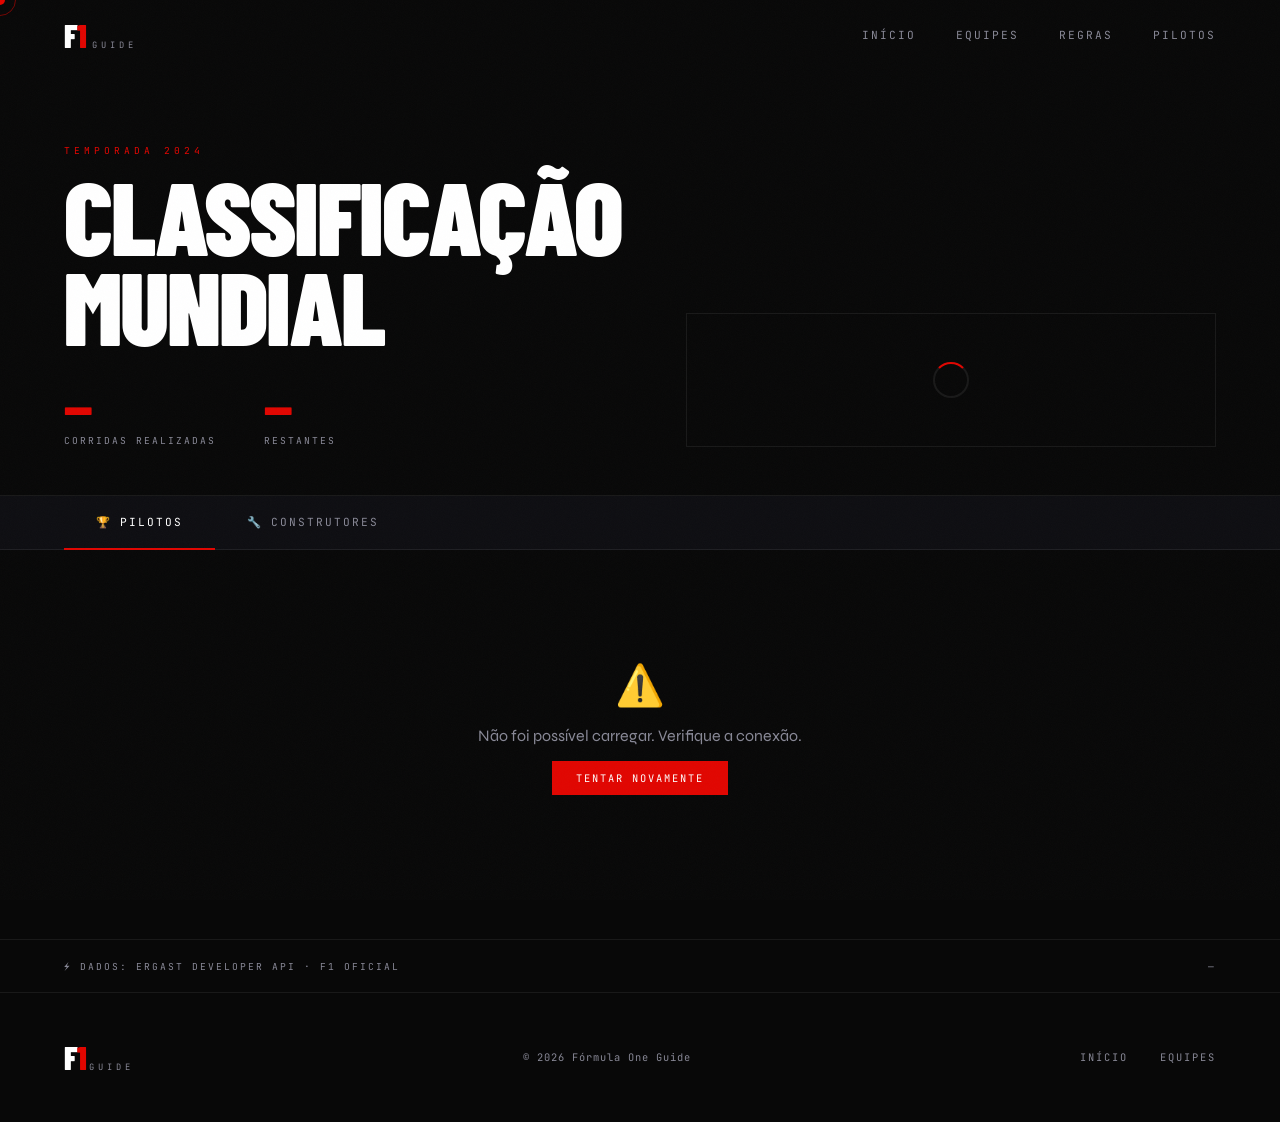
<file: classificacao/classificacao.html>
<!DOCTYPE html>
<html lang="pt-br">
<head>
    <meta charset="UTF-8">
    <meta name="viewport" content="width=device-width, initial-scale=1.0">
    <title>Classificação | F1 Guide</title>
    <meta name="description" content="Classificação do Campeonato Mundial de Fórmula 1 — pilotos e construtores com dados oficiais.">
    <link rel="stylesheet" href="../style.css">
    <link rel="stylesheet" href="classificacao.css">
    <link href="https://fonts.googleapis.com/css2?family=Barlow+Condensed:ital,wght@0,300;0,700;0,900;1,700&family=Syne:wght@400;700;800&family=JetBrains+Mono:wght@300;400&display=swap" rel="stylesheet">
</head>
<body class="class-body">

    <div id="scrollProgress"></div>
    <div class="noise-overlay"></div>
    <div class="cursor" id="cursor"></div>
    <div class="cursor-trail" id="cursorTrail"></div>

    <nav class="navbar" id="navbar">
        <a href="../index.html" class="logo-link">
            <span class="logo-text">F<span class="logo-accent">1</span></span>
            <span class="logo-sub">GUIDE</span>
        </a>
        <div class="nav-links">
            <a href="../index.html" class="nav-item">Início</a>
            <a href="../equipes/equipes.html" class="nav-item">Equipes</a>
            <a href="../regras/regras.html" class="nav-item">Regras</a>
            <a href="../pilotos/senna.html" class="nav-item">Pilotos</a>
        </div>
        <button class="nav-toggle" id="navToggle" aria-label="Menu">
            <span></span><span></span><span></span>
        </button>
    </nav>

    <!-- HERO -->
    <section class="cl-hero">
        <div class="cl-hero-left">
            <span class="section-tag">Temporada 2024</span>
            <h1>Classificação<br>Mundial</h1>
            <div class="cl-season-info" id="seasonInfo">
                <div class="csi-item">
                    <span class="csi-val" id="roundNum">—</span>
                    <span class="csi-key">Corridas realizadas</span>
                </div>
                <div class="csi-item">
                    <span class="csi-val" id="remainNum">—</span>
                    <span class="csi-key">Restantes</span>
                </div>
            </div>
        </div>
        <div class="cl-hero-right" id="heroLeaders">
            <!-- Preenchido via JS -->
            <div class="hero-loading"><div class="spinner"></div></div>
        </div>
    </section>

    <!-- TABS -->
    <div class="cl-tab-bar">
        <button class="cl-tab active" data-tab="drivers">
            <span>🏆</span> Pilotos
        </button>
        <button class="cl-tab" data-tab="constructors">
            <span>🔧</span> Construtores
        </button>
    </div>

    <main class="cl-main">

        <!-- PILOTOS -->
        <section id="tab-drivers" class="cl-tab-content active">
            <div class="loading-state" id="loadingDrivers">
                <div class="spinner"></div>
                <p>Carregando dados da API Ergast F1...</p>
            </div>
            <div class="error-state hidden" id="errorDrivers">
                <span>⚠️</span>
                <p>Não foi possível carregar. Verifique a conexão.</p>
                <button onclick="loadDrivers()" class="btn-retry">Tentar novamente</button>
            </div>

            <!-- Desktop table -->
            <div class="cl-table hidden" id="driversTable">
                <div class="cl-table-head">
                    <span>POS</span>
                    <span>PILOTO</span>
                    <span>EQUIPE</span>
                    <span class="col-nat">NAC</span>
                    <span class="col-wins">V</span>
                    <span>PONTOS</span>
                </div>
                <div id="driversBody"></div>
            </div>
        </section>

        <!-- CONSTRUTORES -->
        <section id="tab-constructors" class="cl-tab-content">
            <div class="loading-state" id="loadingConstructors">
                <div class="spinner"></div>
                <p>Carregando construtores...</p>
            </div>
            <div class="error-state hidden" id="errorConstructors">
                <span>⚠️</span>
                <p>Não foi possível carregar.</p>
                <button onclick="loadConstructors()" class="btn-retry">Tentar novamente</button>
            </div>
            <div class="cl-constructor-list hidden" id="constructorsList"></div>
        </section>

    </main>

    <div class="cl-data-source">
        <span>⚡ Dados: Ergast Developer API · F1 oficial</span>
        <span id="dataUpdated">—</span>
    </div>

    <footer class="footer">
        <div class="footer-inner">
            <div class="footer-logo">
                <span class="logo-text">F<span class="logo-accent">1</span></span>
                <span class="logo-sub">GUIDE</span>
            </div>
            <p class="footer-copy">© 2026 Fórmula One Guide</p>
            <div class="footer-links">
                <a href="../index.html">Início</a>
                <a href="../equipes/equipes.html">Equipes</a>
            </div>
        </div>
    </footer>

    <script src="../script.js"></script>
    <script src="classificacao.js"></script>
</body>
</html>
</file>
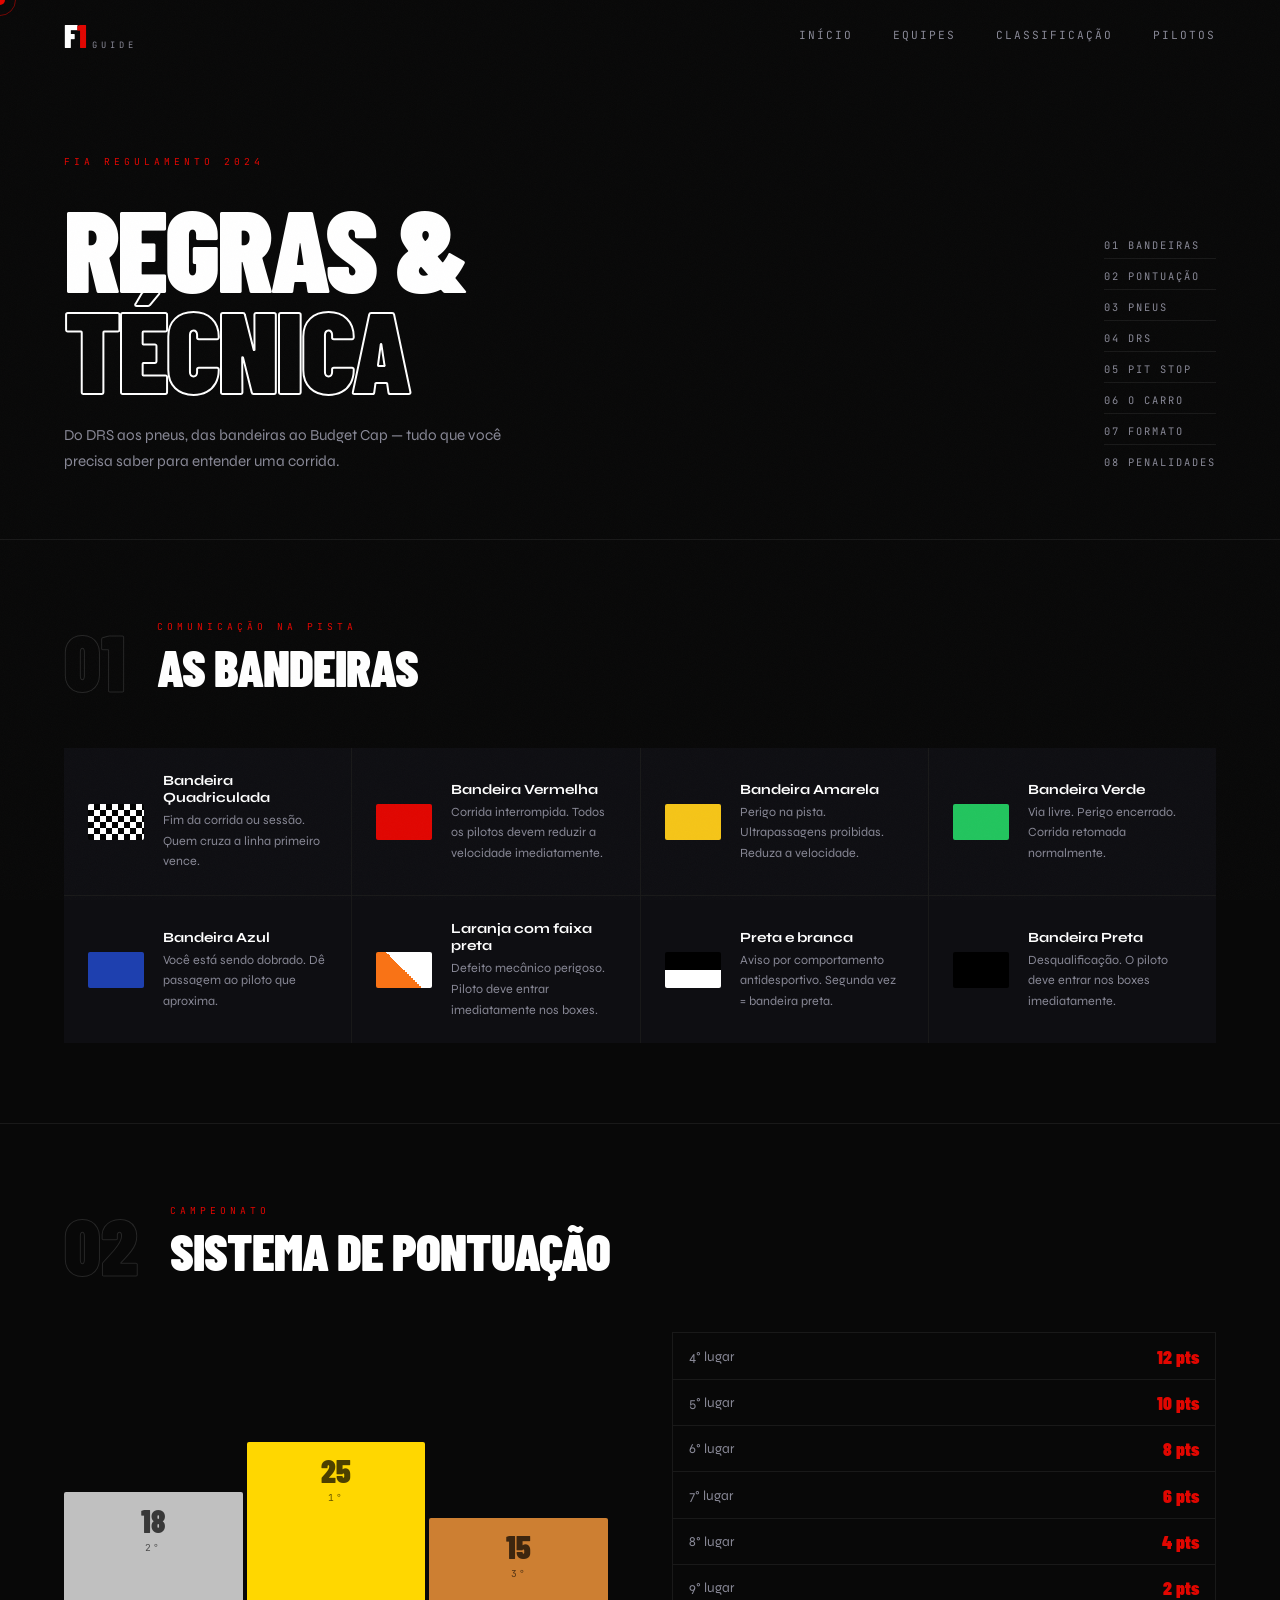
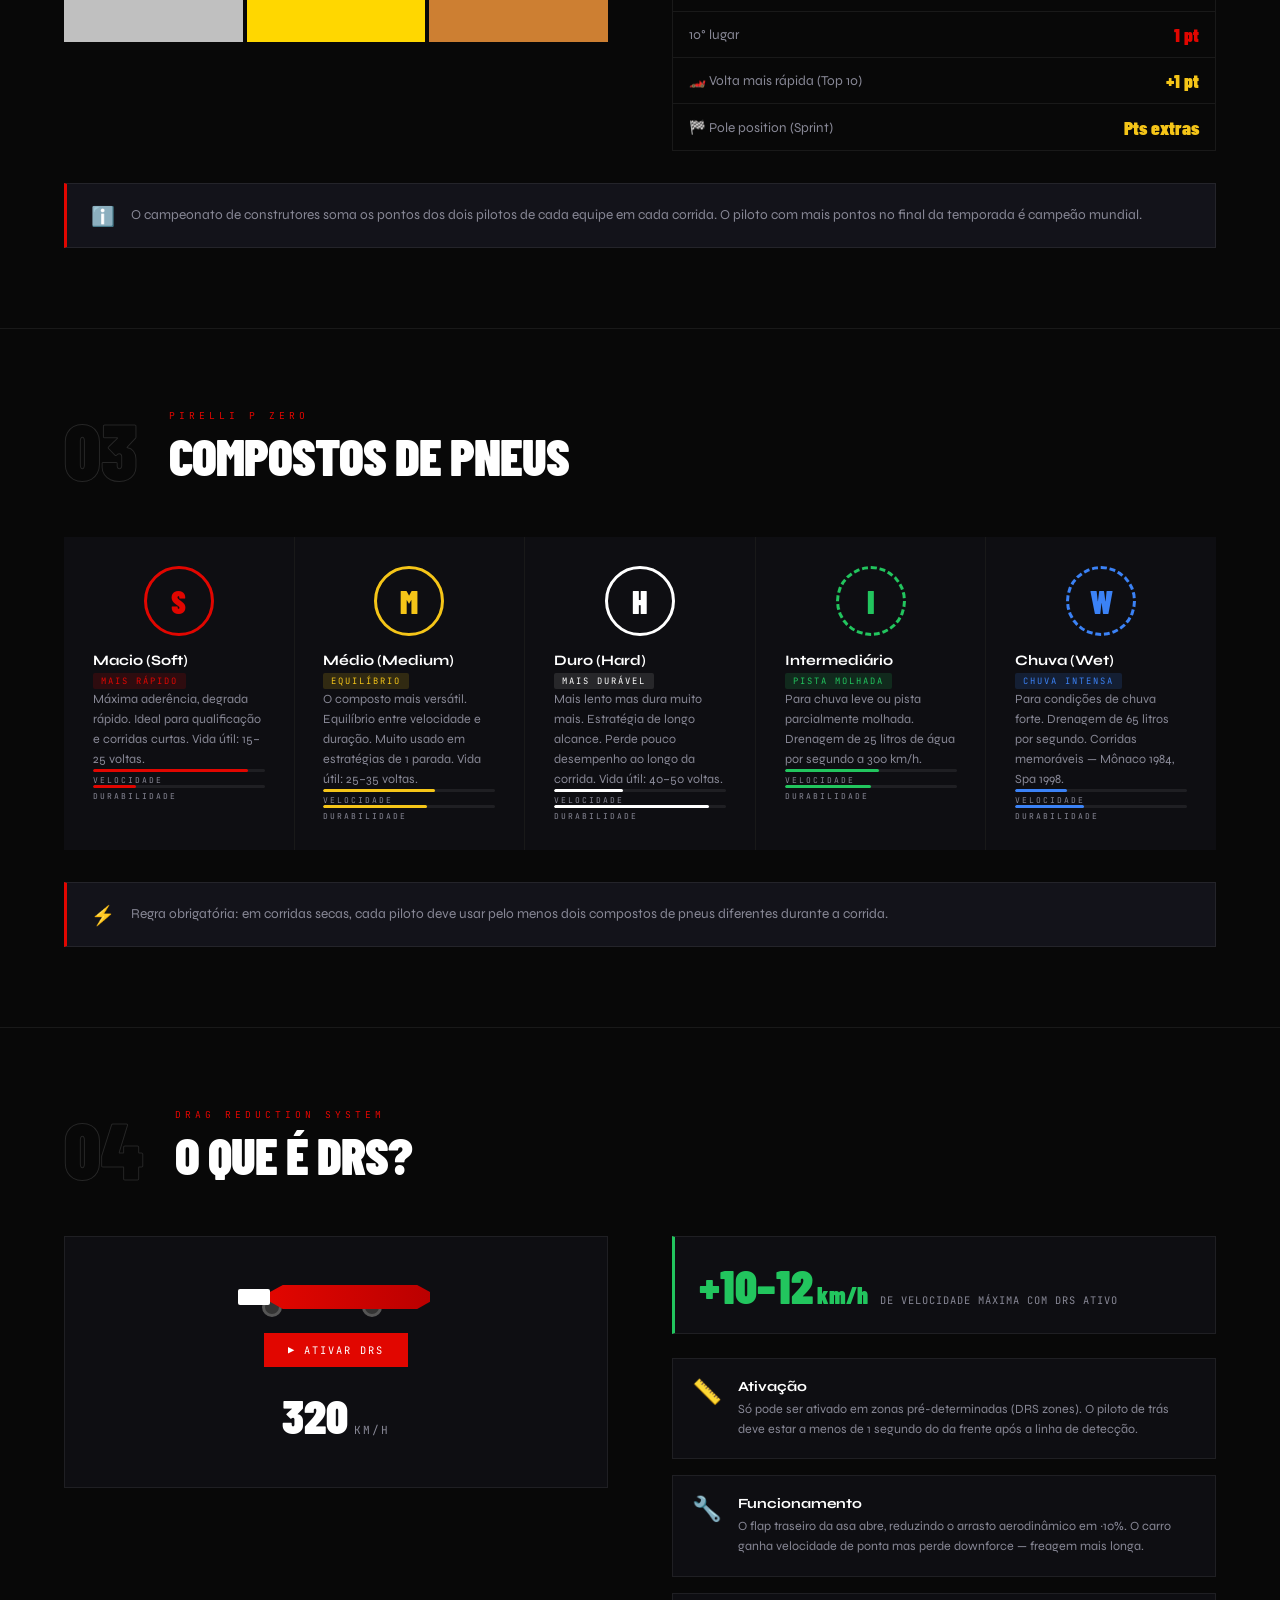
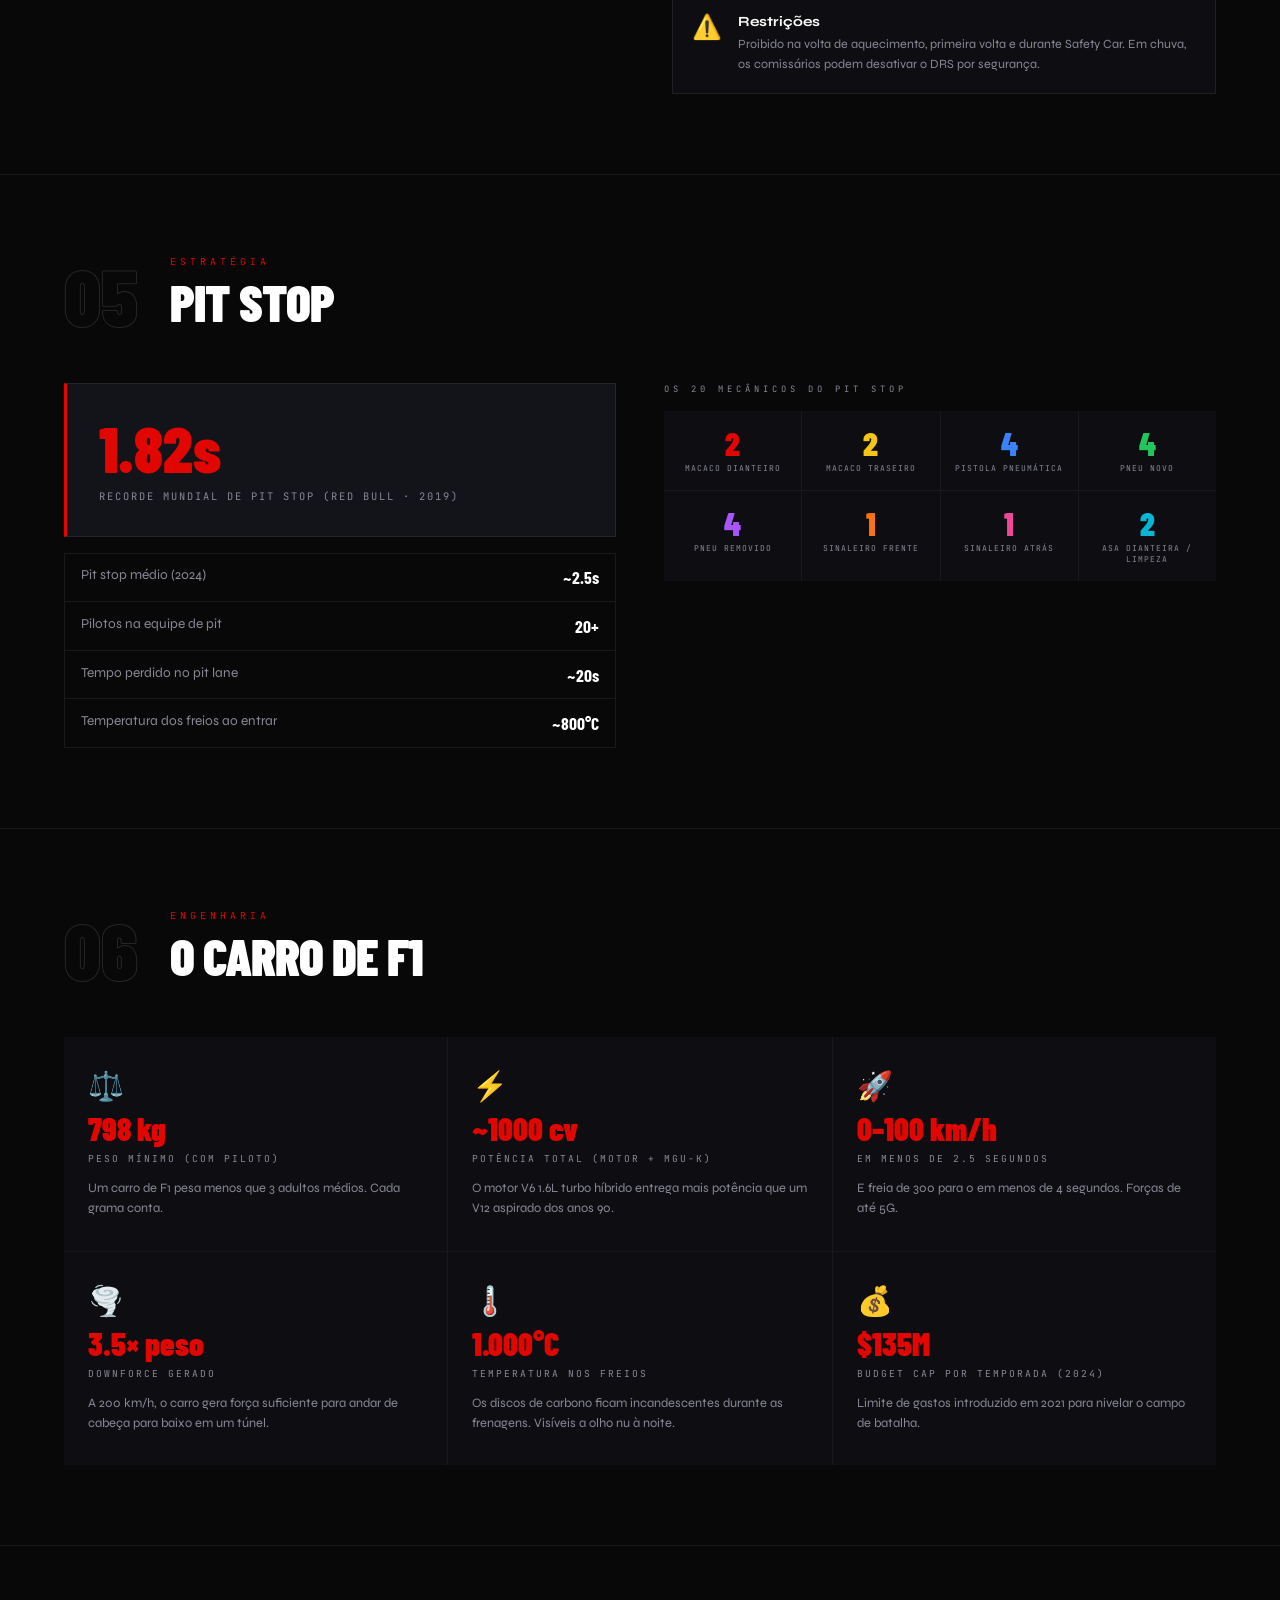
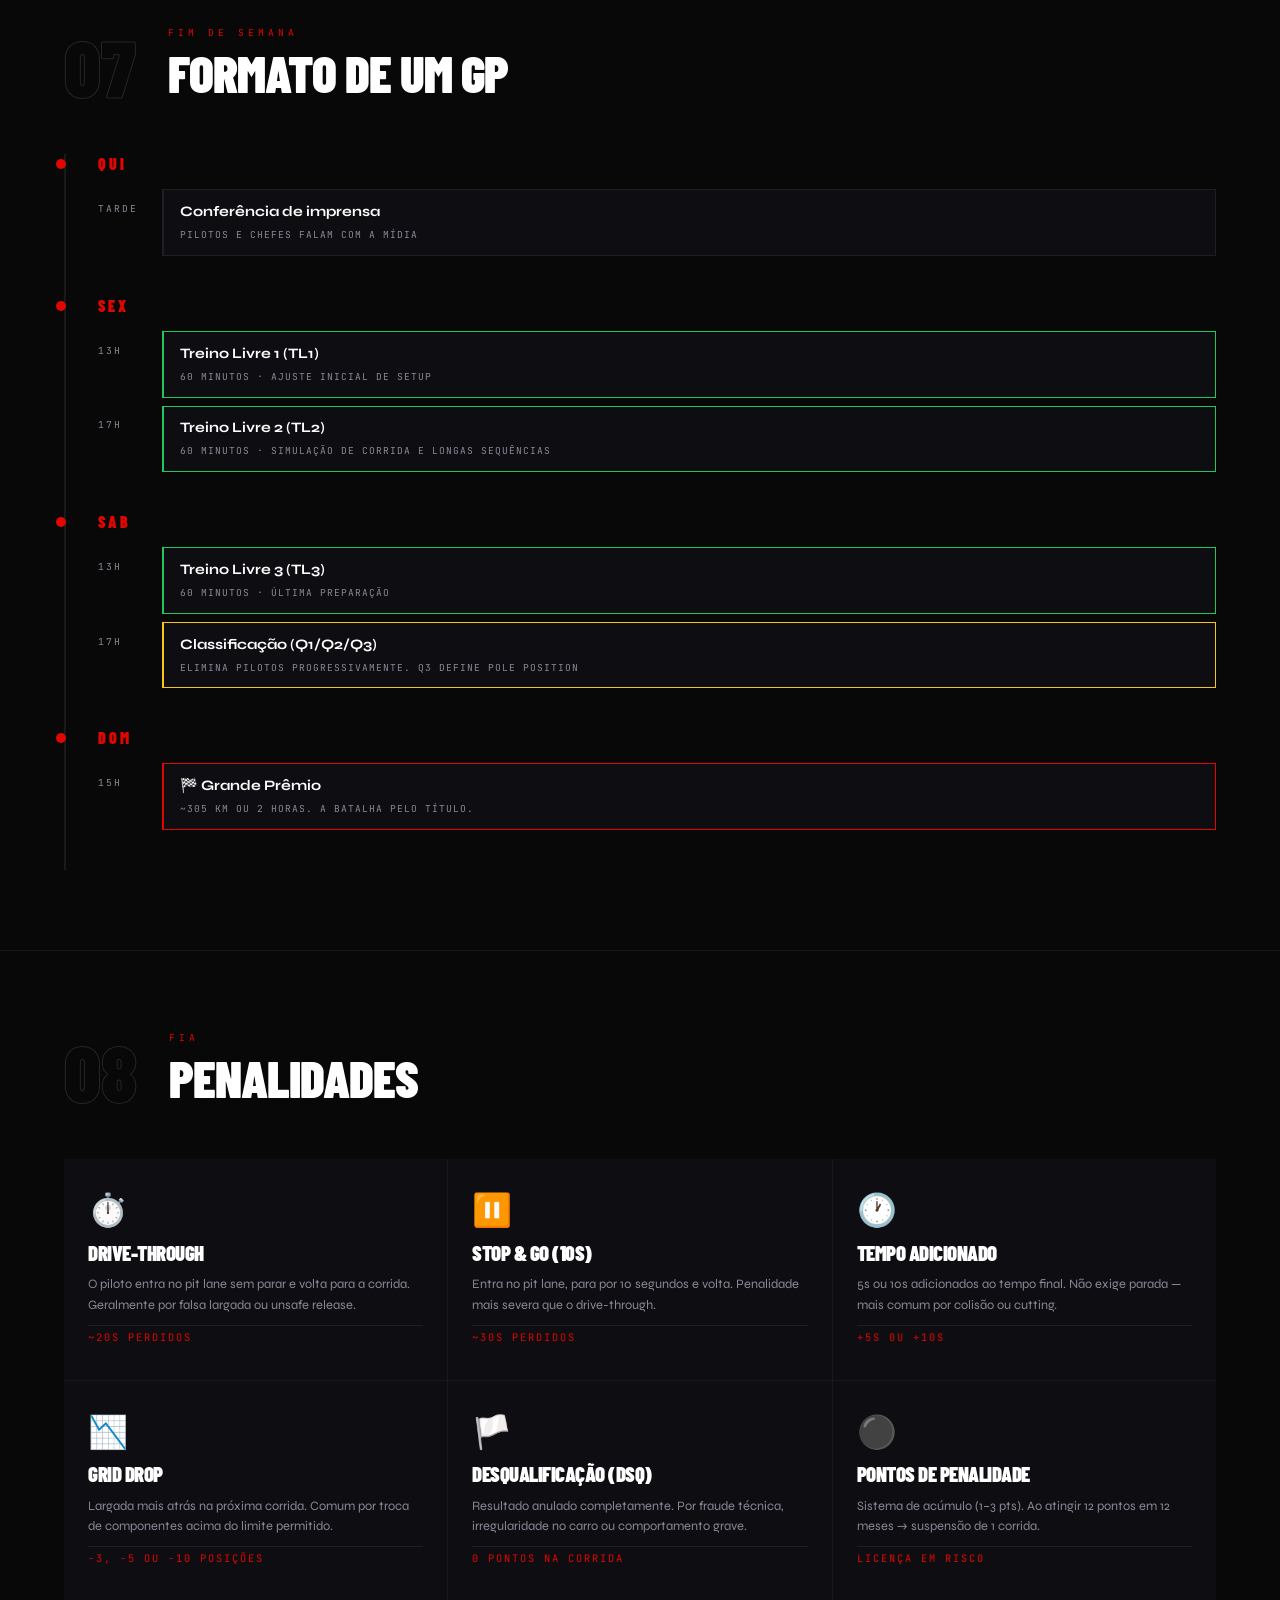
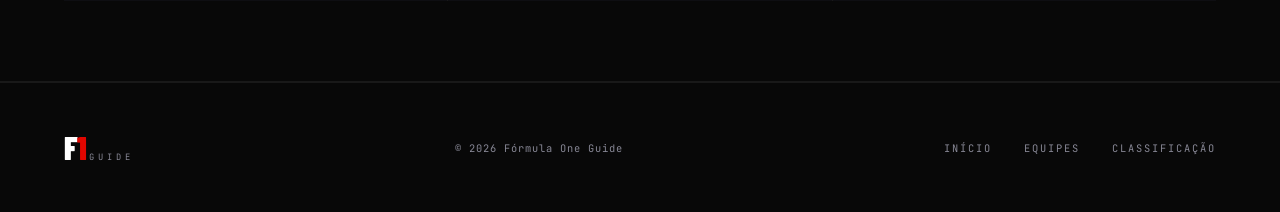
<file: Regras/regras.html>
<!DOCTYPE html>
<html lang="pt-br">
<head>
    <meta charset="UTF-8">
    <meta name="viewport" content="width=device-width, initial-scale=1.0">
    <title>Regras & Técnica | F1 Guide</title>
    <meta name="description" content="Entenda as regras, bandeiras, DRS, pit stops e toda a técnica da Fórmula 1.">
    <link rel="stylesheet" href="../style.css">
    <link rel="stylesheet" href="regras.css">
    <link href="https://fonts.googleapis.com/css2?family=Barlow+Condensed:ital,wght@0,300;0,700;0,900;1,700&family=Syne:wght@400;700;800&family=JetBrains+Mono:wght@300;400&display=swap" rel="stylesheet">
</head>
<body class="regras-body">

    <div id="scrollProgress"></div>
    <div class="noise-overlay"></div>
    <div class="cursor" id="cursor"></div>
    <div class="cursor-trail" id="cursorTrail"></div>

    <nav class="navbar" id="navbar">
        <a href="../index.html" class="logo-link">
            <span class="logo-text">F<span class="logo-accent">1</span></span>
            <span class="logo-sub">GUIDE</span>
        </a>
        <div class="nav-links">
            <a href="../index.html" class="nav-item">Início</a>
            <a href="../equipes/equipes.html" class="nav-item">Equipes</a>
            <a href="../classificacao/classificacao.html" class="nav-item">Classificação</a>
            <a href="../pilotos/senna.html" class="nav-item">Pilotos</a>
        </div>
        <button class="nav-toggle" id="navToggle" aria-label="Menu">
            <span></span><span></span><span></span>
        </button>
    </nav>

    <!-- HERO -->
    <section class="rg-hero">
        <div class="rg-hero-content">
            <span class="section-tag">FIA Regulamento 2024</span>
            <h1 class="rg-title">Regras &<br><span class="rg-title-outline">Técnica</span></h1>
            <p>Do DRS aos pneus, das bandeiras ao Budget Cap — tudo que você precisa saber para entender uma corrida.</p>
        </div>
        <div class="rg-chapters">
            <a href="#bandeiras" class="rg-ch">01 Bandeiras</a>
            <a href="#pontuacao" class="rg-ch">02 Pontuação</a>
            <a href="#pneus" class="rg-ch">03 Pneus</a>
            <a href="#drs" class="rg-ch">04 DRS</a>
            <a href="#pitstop" class="rg-ch">05 Pit Stop</a>
            <a href="#carro" class="rg-ch">06 O Carro</a>
            <a href="#formato" class="rg-ch">07 Formato</a>
            <a href="#penalidades" class="rg-ch">08 Penalidades</a>
        </div>
    </section>

    <main class="rg-main">

        <!-- 01 BANDEIRAS -->
        <section class="rg-section" id="bandeiras">
            <div class="rg-section-head">
                <span class="rg-num">01</span>
                <div>
                    <span class="section-tag">Comunicação na pista</span>
                    <h2>As Bandeiras</h2>
                </div>
            </div>
            <div class="flags-grid">
                <div class="flag-card">
                    <div class="flag-swatch flag-checkered"></div>
                    <div class="flag-info">
                        <strong>Bandeira Quadriculada</strong>
                        <span>Fim da corrida ou sessão. Quem cruza a linha primeiro vence.</span>
                    </div>
                </div>
                <div class="flag-card">
                    <div class="flag-swatch" style="background:#e10600"></div>
                    <div class="flag-info">
                        <strong>Bandeira Vermelha</strong>
                        <span>Corrida interrompida. Todos os pilotos devem reduzir a velocidade imediatamente.</span>
                    </div>
                </div>
                <div class="flag-card">
                    <div class="flag-swatch" style="background:#f5c518"></div>
                    <div class="flag-info">
                        <strong>Bandeira Amarela</strong>
                        <span>Perigo na pista. Ultrapassagens proibidas. Reduza a velocidade.</span>
                    </div>
                </div>
                <div class="flag-card">
                    <div class="flag-swatch" style="background:#22c55e"></div>
                    <div class="flag-info">
                        <strong>Bandeira Verde</strong>
                        <span>Via livre. Perigo encerrado. Corrida retomada normalmente.</span>
                    </div>
                </div>
                <div class="flag-card">
                    <div class="flag-swatch" style="background:#1e40af"></div>
                    <div class="flag-info">
                        <strong>Bandeira Azul</strong>
                        <span>Você está sendo dobrado. Dê passagem ao piloto que aproxima.</span>
                    </div>
                </div>
                <div class="flag-card">
                    <div class="flag-swatch flag-striped" style="background:linear-gradient(45deg,#f97316 50%,#ffffff 50%)"></div>
                    <div class="flag-info">
                        <strong>Laranja com faixa preta</strong>
                        <span>Defeito mecânico perigoso. Piloto deve entrar imediatamente nos boxes.</span>
                    </div>
                </div>
                <div class="flag-card">
                    <div class="flag-swatch" style="background:linear-gradient(180deg,#000 50%,#fff 50%)"></div>
                    <div class="flag-info">
                        <strong>Preta e branca</strong>
                        <span>Aviso por comportamento antidesportivo. Segunda vez = bandeira preta.</span>
                    </div>
                </div>
                <div class="flag-card">
                    <div class="flag-swatch" style="background:#000"></div>
                    <div class="flag-info">
                        <strong>Bandeira Preta</strong>
                        <span>Desqualificação. O piloto deve entrar nos boxes imediatamente.</span>
                    </div>
                </div>
            </div>
        </section>

        <!-- 02 PONTUAÇÃO -->
        <section class="rg-section" id="pontuacao">
            <div class="rg-section-head">
                <span class="rg-num">02</span>
                <div>
                    <span class="section-tag">Campeonato</span>
                    <h2>Sistema de Pontuação</h2>
                </div>
            </div>
            <div class="pts-layout">
                <div class="pts-podium">
                    <div class="pts-bar-wrap">
                        <div class="pts-bar pts-2nd">
                            <span class="pts-bar-val">18</span>
                            <span class="pts-bar-pos">2°</span>
                        </div>
                        <div class="pts-bar pts-1st">
                            <span class="pts-bar-val">25</span>
                            <span class="pts-bar-pos">1°</span>
                        </div>
                        <div class="pts-bar pts-3rd">
                            <span class="pts-bar-val">15</span>
                            <span class="pts-bar-pos">3°</span>
                        </div>
                    </div>
                </div>
                <div class="pts-list">
                    <div class="pts-row"><span>4° lugar</span><strong>12 pts</strong></div>
                    <div class="pts-row"><span>5° lugar</span><strong>10 pts</strong></div>
                    <div class="pts-row"><span>6° lugar</span><strong>8 pts</strong></div>
                    <div class="pts-row"><span>7° lugar</span><strong>6 pts</strong></div>
                    <div class="pts-row"><span>8° lugar</span><strong>4 pts</strong></div>
                    <div class="pts-row"><span>9° lugar</span><strong>2 pts</strong></div>
                    <div class="pts-row"><span>10° lugar</span><strong>1 pt</strong></div>
                    <div class="pts-row pts-special"><span>🏎️ Volta mais rápida (Top 10)</span><strong>+1 pt</strong></div>
                    <div class="pts-row pts-special"><span>🏁 Pole position (Sprint)</span><strong>Pts extras</strong></div>
                </div>
            </div>
            <div class="pts-note">
                <span class="pn-icon">ℹ️</span>
                <p>O campeonato de construtores soma os pontos dos dois pilotos de cada equipe em cada corrida. O piloto com mais pontos no final da temporada é campeão mundial.</p>
            </div>
        </section>

        <!-- 03 PNEUS -->
        <section class="rg-section" id="pneus">
            <div class="rg-section-head">
                <span class="rg-num">03</span>
                <div>
                    <span class="section-tag">Pirelli P Zero</span>
                    <h2>Compostos de Pneus</h2>
                </div>
            </div>
            <div class="tire-grid">
                <div class="tire-card" style="--tc:#e10600">
                    <div class="tire-visual">
                        <div class="tire-circle" style="border-color:#e10600">
                            <span style="color:#e10600">S</span>
                        </div>
                    </div>
                    <div class="tire-info">
                        <strong>Macio (Soft)</strong>
                        <span class="tire-tag" style="background:rgba(225,6,0,0.15);color:#e10600">Mais rápido</span>
                        <p>Máxima aderência, degrada rápido. Ideal para qualificação e corridas curtas. Vida útil: 15–25 voltas.</p>
                        <div class="tire-meter">
                            <div class="tm-bar"><div style="width:90%;background:#e10600"></div></div>
                            <span>Velocidade</span>
                        </div>
                        <div class="tire-meter">
                            <div class="tm-bar"><div style="width:25%;background:#e10600"></div></div>
                            <span>Durabilidade</span>
                        </div>
                    </div>
                </div>
                <div class="tire-card" style="--tc:#f5c518">
                    <div class="tire-visual">
                        <div class="tire-circle" style="border-color:#f5c518">
                            <span style="color:#f5c518">M</span>
                        </div>
                    </div>
                    <div class="tire-info">
                        <strong>Médio (Medium)</strong>
                        <span class="tire-tag" style="background:rgba(245,197,24,0.15);color:#f5c518">Equilíbrio</span>
                        <p>O composto mais versátil. Equilíbrio entre velocidade e duração. Muito usado em estratégias de 1 parada. Vida útil: 25–35 voltas.</p>
                        <div class="tire-meter">
                            <div class="tm-bar"><div style="width:65%;background:#f5c518"></div></div>
                            <span>Velocidade</span>
                        </div>
                        <div class="tire-meter">
                            <div class="tm-bar"><div style="width:60%;background:#f5c518"></div></div>
                            <span>Durabilidade</span>
                        </div>
                    </div>
                </div>
                <div class="tire-card" style="--tc:#ffffff">
                    <div class="tire-visual">
                        <div class="tire-circle" style="border-color:#ffffff">
                            <span style="color:#ffffff">H</span>
                        </div>
                    </div>
                    <div class="tire-info">
                        <strong>Duro (Hard)</strong>
                        <span class="tire-tag" style="background:rgba(255,255,255,0.1);color:#fff">Mais durável</span>
                        <p>Mais lento mas dura muito mais. Estratégia de longo alcance. Perde pouco desempenho ao longo da corrida. Vida útil: 40–50 voltas.</p>
                        <div class="tire-meter">
                            <div class="tm-bar"><div style="width:40%;background:#fff"></div></div>
                            <span>Velocidade</span>
                        </div>
                        <div class="tire-meter">
                            <div class="tm-bar"><div style="width:90%;background:#fff"></div></div>
                            <span>Durabilidade</span>
                        </div>
                    </div>
                </div>
                <div class="tire-card" style="--tc:#22c55e">
                    <div class="tire-visual">
                        <div class="tire-circle" style="border-color:#22c55e;border-style:dashed">
                            <span style="color:#22c55e">I</span>
                        </div>
                    </div>
                    <div class="tire-info">
                        <strong>Intermediário</strong>
                        <span class="tire-tag" style="background:rgba(34,197,94,0.15);color:#22c55e">Pista molhada</span>
                        <p>Para chuva leve ou pista parcialmente molhada. Drenagem de 25 litros de água por segundo a 300 km/h.</p>
                        <div class="tire-meter">
                            <div class="tm-bar"><div style="width:55%;background:#22c55e"></div></div>
                            <span>Velocidade</span>
                        </div>
                        <div class="tire-meter">
                            <div class="tm-bar"><div style="width:50%;background:#22c55e"></div></div>
                            <span>Durabilidade</span>
                        </div>
                    </div>
                </div>
                <div class="tire-card" style="--tc:#3b82f6">
                    <div class="tire-visual">
                        <div class="tire-circle" style="border-color:#3b82f6;border-style:dashed">
                            <span style="color:#3b82f6">W</span>
                        </div>
                    </div>
                    <div class="tire-info">
                        <strong>Chuva (Wet)</strong>
                        <span class="tire-tag" style="background:rgba(59,130,246,0.15);color:#3b82f6">Chuva intensa</span>
                        <p>Para condições de chuva forte. Drenagem de 65 litros por segundo. Corridas memoráveis — Mônaco 1984, Spa 1998.</p>
                        <div class="tire-meter">
                            <div class="tm-bar"><div style="width:30%;background:#3b82f6"></div></div>
                            <span>Velocidade</span>
                        </div>
                        <div class="tire-meter">
                            <div class="tm-bar"><div style="width:40%;background:#3b82f6"></div></div>
                            <span>Durabilidade</span>
                        </div>
                    </div>
                </div>
            </div>
            <div class="pts-note">
                <span class="pn-icon">⚡</span>
                <p>Regra obrigatória: em corridas secas, cada piloto deve usar pelo menos dois compostos de pneus diferentes durante a corrida.</p>
            </div>
        </section>

        <!-- 04 DRS -->
        <section class="rg-section" id="drs">
            <div class="rg-section-head">
                <span class="rg-num">04</span>
                <div>
                    <span class="section-tag">Drag Reduction System</span>
                    <h2>O que é DRS?</h2>
                </div>
            </div>
            <div class="drs-layout">
                <div class="drs-visual">
                    <div class="drs-car">
                        <div class="drs-wing closed" id="drsWing">
                            <div class="wing-top"></div>
                            <div class="wing-bot"></div>
                        </div>
                        <div class="drs-body"></div>
                        <div class="drs-wheels">
                            <div class="drs-wheel"></div>
                            <div class="drs-wheel"></div>
                        </div>
                    </div>
                    <div class="drs-label-wrap">
                        <button class="drs-toggle-btn" id="drsToggle">
                            <span id="drsStatus">▶ ATIVAR DRS</span>
                        </button>
                    </div>
                    <div class="drs-speed-meter">
                        <span class="dsm-val" id="drsSpeedVal">320</span>
                        <span class="dsm-unit">km/h</span>
                    </div>
                </div>
                <div class="drs-text">
                    <div class="drs-fact">
                        <span class="df-num">+10–12</span>
                        <span class="df-unit">km/h</span>
                        <span class="df-desc">de velocidade máxima com DRS ativo</span>
                    </div>
                    <div class="drs-rules">
                        <div class="dr-item">
                            <span class="dr-icon">📏</span>
                            <div>
                                <strong>Ativação</strong>
                                <p>Só pode ser ativado em zonas pré-determinadas (DRS zones). O piloto de trás deve estar a menos de 1 segundo do da frente após a linha de detecção.</p>
                            </div>
                        </div>
                        <div class="dr-item">
                            <span class="dr-icon">🔧</span>
                            <div>
                                <strong>Funcionamento</strong>
                                <p>O flap traseiro da asa abre, reduzindo o arrasto aerodinâmico em ~10%. O carro ganha velocidade de ponta mas perde downforce — freagem mais longa.</p>
                            </div>
                        </div>
                        <div class="dr-item">
                            <span class="dr-icon">⚠️</span>
                            <div>
                                <strong>Restrições</strong>
                                <p>Proibido na volta de aquecimento, primeira volta e durante Safety Car. Em chuva, os comissários podem desativar o DRS por segurança.</p>
                            </div>
                        </div>
                    </div>
                </div>
            </div>
        </section>

        <!-- 05 PIT STOP -->
        <section class="rg-section" id="pitstop">
            <div class="rg-section-head">
                <span class="rg-num">05</span>
                <div>
                    <span class="section-tag">Estratégia</span>
                    <h2>Pit Stop</h2>
                </div>
            </div>
            <div class="pit-layout">
                <div class="pit-stats">
                    <div class="pit-stat-big">
                        <span class="psb-val">1.82s</span>
                        <span class="psb-label">Recorde mundial de pit stop (Red Bull · 2019)</span>
                    </div>
                    <div class="pit-stat-list">
                        <div class="psl-item">
                            <span>Pit stop médio (2024)</span>
                            <strong>~2.5s</strong>
                        </div>
                        <div class="psl-item">
                            <span>Pilotos na equipe de pit</span>
                            <strong>20+</strong>
                        </div>
                        <div class="psl-item">
                            <span>Tempo perdido no pit lane</span>
                            <strong>~20s</strong>
                        </div>
                        <div class="psl-item">
                            <span>Temperatura dos freios ao entrar</span>
                            <strong>~800°C</strong>
                        </div>
                    </div>
                </div>
                <div class="pit-crew-diagram">
                    <div class="pit-diagram-title">OS 20 MECÂNICOS DO PIT STOP</div>
                    <div class="pit-crew-grid">
                        <div class="pcg-role" style="--pr:#e10600"><span>2</span><p>Macaco dianteiro</p></div>
                        <div class="pcg-role" style="--pr:#f5c518"><span>2</span><p>Macaco traseiro</p></div>
                        <div class="pcg-role" style="--pr:#3b82f6"><span>4</span><p>Pistola pneumática</p></div>
                        <div class="pcg-role" style="--pr:#22c55e"><span>4</span><p>Pneu novo</p></div>
                        <div class="pcg-role" style="--pr:#a855f7"><span>4</span><p>Pneu removido</p></div>
                        <div class="pcg-role" style="--pr:#f97316"><span>1</span><p>Sinaleiro frente</p></div>
                        <div class="pcg-role" style="--pr:#ec4899"><span>1</span><p>Sinaleiro atrás</p></div>
                        <div class="pcg-role" style="--pr:#06b6d4"><span>2</span><p>Asa dianteira / limpeza</p></div>
                    </div>
                </div>
            </div>
        </section>

        <!-- 06 O CARRO -->
        <section class="rg-section" id="carro">
            <div class="rg-section-head">
                <span class="rg-num">06</span>
                <div>
                    <span class="section-tag">Engenharia</span>
                    <h2>O Carro de F1</h2>
                </div>
            </div>
            <div class="car-specs-grid">
                <div class="csg-item">
                    <span class="csg-icon">⚖️</span>
                    <span class="csg-val">798 kg</span>
                    <span class="csg-key">Peso mínimo (com piloto)</span>
                    <p>Um carro de F1 pesa menos que 3 adultos médios. Cada grama conta.</p>
                </div>
                <div class="csg-item">
                    <span class="csg-icon">⚡</span>
                    <span class="csg-val">~1000 cv</span>
                    <span class="csg-key">Potência total (motor + MGU-K)</span>
                    <p>O motor V6 1.6L turbo híbrido entrega mais potência que um V12 aspirado dos anos 90.</p>
                </div>
                <div class="csg-item">
                    <span class="csg-icon">🚀</span>
                    <span class="csg-val">0–100 km/h</span>
                    <span class="csg-key">em menos de 2.5 segundos</span>
                    <p>E freia de 300 para 0 em menos de 4 segundos. Forças de até 5G.</p>
                </div>
                <div class="csg-item">
                    <span class="csg-icon">🌪️</span>
                    <span class="csg-val">3.5× peso</span>
                    <span class="csg-key">Downforce gerado</span>
                    <p>A 200 km/h, o carro gera força suficiente para andar de cabeça para baixo em um túnel.</p>
                </div>
                <div class="csg-item">
                    <span class="csg-icon">🌡️</span>
                    <span class="csg-val">1.000°C</span>
                    <span class="csg-key">Temperatura nos freios</span>
                    <p>Os discos de carbono ficam incandescentes durante as frenagens. Visíveis a olho nu à noite.</p>
                </div>
                <div class="csg-item">
                    <span class="csg-icon">💰</span>
                    <span class="csg-val">$135M</span>
                    <span class="csg-key">Budget Cap por temporada (2024)</span>
                    <p>Limite de gastos introduzido em 2021 para nivelar o campo de batalha.</p>
                </div>
            </div>
        </section>

        <!-- 07 FORMATO -->
        <section class="rg-section" id="formato">
            <div class="rg-section-head">
                <span class="rg-num">07</span>
                <div>
                    <span class="section-tag">Fim de semana</span>
                    <h2>Formato de um GP</h2>
                </div>
            </div>
            <div class="format-timeline">
                <div class="ft-item">
                    <div class="ft-day">QUI</div>
                    <div class="ft-sessions">
                        <div class="ft-session">
                            <span class="fts-time">Tarde</span>
                            <div class="fts-content">
                                <strong>Conferência de imprensa</strong>
                                <span>Pilotos e chefes falam com a mídia</span>
                            </div>
                        </div>
                    </div>
                </div>
                <div class="ft-item">
                    <div class="ft-day">SEX</div>
                    <div class="ft-sessions">
                        <div class="ft-session">
                            <span class="fts-time">13h</span>
                            <div class="fts-content" style="border-color:#22c55e">
                                <strong>Treino Livre 1 (TL1)</strong>
                                <span>60 minutos · Ajuste inicial de setup</span>
                            </div>
                        </div>
                        <div class="ft-session">
                            <span class="fts-time">17h</span>
                            <div class="fts-content" style="border-color:#22c55e">
                                <strong>Treino Livre 2 (TL2)</strong>
                                <span>60 minutos · Simulação de corrida e longas sequências</span>
                            </div>
                        </div>
                    </div>
                </div>
                <div class="ft-item">
                    <div class="ft-day">SAB</div>
                    <div class="ft-sessions">
                        <div class="ft-session">
                            <span class="fts-time">13h</span>
                            <div class="fts-content" style="border-color:#22c55e">
                                <strong>Treino Livre 3 (TL3)</strong>
                                <span>60 minutos · Última preparação</span>
                            </div>
                        </div>
                        <div class="ft-session">
                            <span class="fts-time">17h</span>
                            <div class="fts-content" style="border-color:#f5c518">
                                <strong>Classificação (Q1/Q2/Q3)</strong>
                                <span>Elimina pilotos progressivamente. Q3 define pole position</span>
                            </div>
                        </div>
                    </div>
                </div>
                <div class="ft-item">
                    <div class="ft-day">DOM</div>
                    <div class="ft-sessions">
                        <div class="ft-session">
                            <span class="fts-time">15h</span>
                            <div class="fts-content" style="border-color:#e10600">
                                <strong>🏁 Grande Prêmio</strong>
                                <span>~305 km ou 2 horas. A batalha pelo título.</span>
                            </div>
                        </div>
                    </div>
                </div>
            </div>
        </section>

        <!-- 08 PENALIDADES -->
        <section class="rg-section" id="penalidades">
            <div class="rg-section-head">
                <span class="rg-num">08</span>
                <div>
                    <span class="section-tag">FIA</span>
                    <h2>Penalidades</h2>
                </div>
            </div>
            <div class="penalty-grid">
                <div class="pen-card">
                    <div class="pen-icon">⏱️</div>
                    <strong>Drive-Through</strong>
                    <p>O piloto entra no pit lane sem parar e volta para a corrida. Geralmente por falsa largada ou unsafe release.</p>
                    <span class="pen-time">~20s perdidos</span>
                </div>
                <div class="pen-card">
                    <div class="pen-icon">⏸️</div>
                    <strong>Stop & Go (10s)</strong>
                    <p>Entra no pit lane, para por 10 segundos e volta. Penalidade mais severa que o drive-through.</p>
                    <span class="pen-time">~30s perdidos</span>
                </div>
                <div class="pen-card">
                    <div class="pen-icon">🕐</div>
                    <strong>Tempo adicionado</strong>
                    <p>5s ou 10s adicionados ao tempo final. Não exige parada — mais comum por colisão ou cutting.</p>
                    <span class="pen-time">+5s ou +10s</span>
                </div>
                <div class="pen-card">
                    <div class="pen-icon">📉</div>
                    <strong>Grid drop</strong>
                    <p>Largada mais atrás na próxima corrida. Comum por troca de componentes acima do limite permitido.</p>
                    <span class="pen-time">-3, -5 ou -10 posições</span>
                </div>
                <div class="pen-card">
                    <div class="pen-icon">🏳️</div>
                    <strong>Desqualificação (DSQ)</strong>
                    <p>Resultado anulado completamente. Por fraude técnica, irregularidade no carro ou comportamento grave.</p>
                    <span class="pen-time">0 pontos na corrida</span>
                </div>
                <div class="pen-card">
                    <div class="pen-icon">⚫</div>
                    <strong>Pontos de penalidade</strong>
                    <p>Sistema de acúmulo (1–3 pts). Ao atingir 12 pontos em 12 meses → suspensão de 1 corrida.</p>
                    <span class="pen-time">Licença em risco</span>
                </div>
            </div>
        </section>

    </main>

    <footer class="footer">
        <div class="footer-inner">
            <div class="footer-logo">
                <span class="logo-text">F<span class="logo-accent">1</span></span>
                <span class="logo-sub">GUIDE</span>
            </div>
            <p class="footer-copy">© 2026 Fórmula One Guide</p>
            <div class="footer-links">
                <a href="../index.html">Início</a>
                <a href="../equipes/equipes.html">Equipes</a>
                <a href="../classificacao/classificacao.html">Classificação</a>
            </div>
        </div>
    </footer>

    <script src="../script.js"></script>
    <script src="regras.js"></script>
</body>
</html>
</file>
<file: style.css>
/* ============================================================
   F1 GUIDE — style.css
   Aesthetic: Industrial Precision × Racing Heritage
   ============================================================ */

@import url('https://fonts.googleapis.com/css2?family=Barlow+Condensed:ital,wght@0,300;0,700;0,900;1,700&family=Syne:wght@400;700;800&family=JetBrains+Mono:wght@300;400&display=swap');

/* ── Variables ── */
:root {
    --red:        #e10600;
    --red-dim:    #9b0400;
    --black:      #080808;
    --carbon:     #0e0e12;
    --surface:    #13131a;
    --surface-2:  #1c1c26;
    --border:     rgba(255,255,255,0.07);
    --white:      #ffffff;
    --muted:      #888896;
    --accent:     #f5c518;

    --font-display: 'Barlow Condensed', sans-serif;
    --font-ui:      'Syne', sans-serif;
    --font-mono:    'JetBrains Mono', monospace;

    --ease-out: cubic-bezier(0.16, 1, 0.3, 1);
    --ease-spring: cubic-bezier(0.34, 1.56, 0.64, 1);
}

/* ── Reset ── */
*, *::before, *::after { margin: 0; padding: 0; box-sizing: border-box; }

html { scroll-behavior: smooth; }

body {
    background: var(--black);
    color: var(--white);
    font-family: var(--font-ui);
    cursor: none;
    overflow-x: hidden;
}

a { text-decoration: none; color: inherit; }

/* ── Custom Cursor ── */
.cursor {
    width: 10px; height: 10px;
    background: var(--red);
    border-radius: 50%;
    position: fixed;
    top: 0; left: 0;
    pointer-events: none;
    z-index: 9999;
    transform: translate(-50%, -50%);
    transition: width 0.2s, height 0.2s, background 0.2s;
    mix-blend-mode: normal;
}

.cursor-trail {
    width: 32px; height: 32px;
    border: 1px solid rgba(225,6,0,0.5);
    border-radius: 50%;
    position: fixed;
    top: 0; left: 0;
    pointer-events: none;
    z-index: 9998;
    transform: translate(-50%, -50%);
    transition: all 0.12s var(--ease-out);
}

body:has(a:hover) .cursor,
body:has(.btn-primary:hover) .cursor { width: 20px; height: 20px; }

body:has(a:hover) .cursor-trail { width: 50px; height: 50px; border-color: var(--red); }

/* ── Noise Overlay ── */
.noise-overlay {
    position: fixed;
    inset: 0;
    pointer-events: none;
    z-index: 9997;
    opacity: 0.025;
    background-image: url("data:image/svg+xml,%3Csvg viewBox='0 0 256 256' xmlns='http://www.w3.org/2000/svg'%3E%3Cfilter id='noise'%3E%3CfeTurbulence type='fractalNoise' baseFrequency='0.9' numOctaves='4' stitchTiles='stitch'/%3E%3C/filter%3E%3Crect width='100%25' height='100%25' filter='url(%23noise)'/%3E%3C/svg%3E");
    background-size: 200px 200px;
}

/* ============================================================
   NAVBAR
   ============================================================ */
.navbar {
    position: fixed;
    top: 0; left: 0; right: 0;
    z-index: 1000;
    display: flex;
    align-items: center;
    justify-content: space-between;
    padding: 1.2rem 5%;
    transition: all 0.4s var(--ease-out);
}

.navbar.scrolled {
    background: rgba(8,8,8,0.9);
    backdrop-filter: blur(20px);
    border-bottom: 1px solid var(--border);
    padding: 0.8rem 5%;
}

.logo-link {
    display: flex;
    align-items: baseline;
    gap: 6px;
}

.logo-text {
    font-family: var(--font-display);
    font-weight: 900;
    font-size: 2rem;
    letter-spacing: -1px;
    line-height: 1;
}

.logo-accent { color: var(--red); }

.logo-sub {
    font-family: var(--font-mono);
    font-size: 0.55rem;
    letter-spacing: 4px;
    color: var(--muted);
    text-transform: uppercase;
}

.nav-links {
    display: flex;
    gap: 2.5rem;
}

.nav-item {
    font-family: var(--font-mono);
    font-size: 0.7rem;
    letter-spacing: 2px;
    text-transform: uppercase;
    color: var(--muted);
    transition: color 0.2s;
    position: relative;
}

.nav-item::after {
    content: '';
    position: absolute;
    bottom: -3px; left: 0;
    width: 0; height: 1px;
    background: var(--red);
    transition: width 0.3s var(--ease-out);
}

.nav-item:hover { color: var(--white); }
.nav-item:hover::after { width: 100%; }

.nav-toggle {
    display: none;
    flex-direction: column;
    gap: 5px;
    background: none;
    border: none;
    cursor: pointer;
    padding: 5px;
}

.nav-toggle span {
    display: block;
    width: 24px; height: 1.5px;
    background: var(--white);
    transition: all 0.3s;
}

/* ============================================================
   HERO
   ============================================================ */
.hero {
    height: 100vh;
    min-height: 700px;
    position: relative;
    display: flex;
    flex-direction: column;
    justify-content: center;
    overflow: hidden;
}

.hero-bg {
    position: absolute;
    inset: 0;
    z-index: 0;
}

.hero-video-wrap {
    position: absolute;
    inset: 0;
    overflow: hidden;
}

.hero-img {
    width: 100%;
    height: 100%;
    object-fit: cover;
    object-position: center;
    filter: brightness(0.35) saturate(0.8);
}

.hero-gradient {
    position: absolute;
    inset: 0;
    background:
        linear-gradient(to right, rgba(8,8,8,0.95) 30%, transparent 80%),
        linear-gradient(to top, var(--black) 0%, transparent 40%);
}

.hero-grid {
    position: absolute;
    inset: 0;
    background-image:
        linear-gradient(rgba(255,255,255,0.03) 1px, transparent 1px),
        linear-gradient(90deg, rgba(255,255,255,0.03) 1px, transparent 1px);
    background-size: 60px 60px;
    mask-image: linear-gradient(to right, black 30%, transparent 80%);
}

.hero-content {
    position: relative;
    z-index: 2;
    padding: 0 5%;
    padding-top: 5rem;
    max-width: 900px;
}

.hero-tag {
    display: inline-flex;
    align-items: center;
    gap: 8px;
    font-family: var(--font-mono);
    font-size: 0.65rem;
    letter-spacing: 3px;
    text-transform: uppercase;
    color: var(--muted);
    margin-bottom: 1.5rem;
    animation: fadeUp 0.8s var(--ease-out) 0.2s both;
}

.tag-dot {
    width: 6px; height: 6px;
    background: var(--red);
    border-radius: 50%;
    animation: pulse 2s infinite;
}

@keyframes pulse {
    0%, 100% { opacity: 1; transform: scale(1); }
    50% { opacity: 0.5; transform: scale(0.8); }
}

.hero-title {
    font-family: var(--font-display);
    font-weight: 900;
    text-transform: uppercase;
    line-height: 0.85;
    margin-bottom: 1.5rem;
}

.title-line {
    display: block;
}

.line-1 {
    font-size: clamp(5rem, 12vw, 11rem);
    letter-spacing: -2px;
    animation: slideIn 1s var(--ease-out) 0.3s both;
    color: var(--white);
}

.line-2 {
    font-size: clamp(7rem, 18vw, 16rem);
    letter-spacing: -4px;
    color: transparent;
    -webkit-text-stroke: 2px var(--white);
    animation: slideIn 1s var(--ease-out) 0.4s both;
    opacity: 0.15;
}

@keyframes slideIn {
    from { opacity: 0; transform: translateX(-40px); }
    to { opacity: 1; transform: translateX(0); }
}

.line-2 { opacity: 1; color: transparent; -webkit-text-stroke: 1px rgba(255,255,255,0.12); }

.hero-sub {
    font-family: var(--font-ui);
    font-size: 1.1rem;
    color: var(--muted);
    margin-bottom: 2.5rem;
    animation: fadeUp 0.8s var(--ease-out) 0.5s both;
}

.hero-sub em { color: var(--white); font-style: normal; }

.hero-cta {
    display: flex;
    gap: 1rem;
    align-items: center;
    animation: fadeUp 0.8s var(--ease-out) 0.6s both;
}

/* Buttons */
.btn-primary {
    display: inline-flex;
    align-items: center;
    gap: 8px;
    padding: 14px 28px;
    background: var(--red);
    color: var(--white);
    font-family: var(--font-mono);
    font-size: 0.75rem;
    letter-spacing: 2px;
    text-transform: uppercase;
    transition: all 0.3s var(--ease-out);
    clip-path: polygon(0 0, calc(100% - 12px) 0, 100% 12px, 100% 100%, 0 100%);
}

.btn-primary:hover {
    background: var(--white);
    color: var(--black);
    transform: translateY(-2px);
}

.btn-ghost {
    display: inline-flex;
    align-items: center;
    padding: 14px 28px;
    border: 1px solid var(--border);
    color: var(--muted);
    font-family: var(--font-mono);
    font-size: 0.75rem;
    letter-spacing: 2px;
    text-transform: uppercase;
    transition: all 0.3s;
}

.btn-ghost:hover {
    border-color: var(--white);
    color: var(--white);
}

/* Hero Stats */
.hero-stats {
    position: absolute;
    bottom: 7rem;
    right: 5%;
    z-index: 2;
    display: flex;
    align-items: center;
    gap: 2rem;
    animation: fadeUp 0.8s var(--ease-out) 0.8s both;
}

.hstat {
    text-align: right;
}

.hstat-num {
    display: block;
    font-family: var(--font-display);
    font-size: 2.5rem;
    font-weight: 900;
    line-height: 1;
    color: var(--white);
}

.hstat-label {
    font-family: var(--font-mono);
    font-size: 0.6rem;
    letter-spacing: 2px;
    text-transform: uppercase;
    color: var(--muted);
}

.hstat-divider {
    width: 1px; height: 40px;
    background: var(--border);
}

/* Scroll Indicator */
.scroll-indicator {
    position: absolute;
    bottom: 2rem;
    left: 5%;
    z-index: 2;
    display: flex;
    align-items: center;
    gap: 10px;
    font-family: var(--font-mono);
    font-size: 0.55rem;
    letter-spacing: 3px;
    color: var(--muted);
    animation: fadeUp 1s var(--ease-out) 1s both;
}

.scroll-line {
    width: 40px; height: 1px;
    background: var(--red);
    position: relative;
    overflow: hidden;
}

.scroll-line::after {
    content: '';
    position: absolute;
    top: 0; left: -100%;
    width: 100%; height: 100%;
    background: var(--white);
    animation: scanline 2s infinite;
}

@keyframes scanline {
    to { left: 200%; }
}

/* ============================================================
   TICKER
   ============================================================ */
.ticker-wrap {
    background: var(--red);
    overflow: hidden;
    padding: 10px 0;
    border-top: 1px solid rgba(255,255,255,0.1);
    border-bottom: 1px solid rgba(255,255,255,0.1);
}

.ticker {
    display: flex;
    gap: 3rem;
    white-space: nowrap;
    animation: ticker 30s linear infinite;
    font-family: var(--font-mono);
    font-size: 0.7rem;
    letter-spacing: 1px;
    text-transform: uppercase;
}

.ticker span { flex-shrink: 0; }

@keyframes ticker {
    from { transform: translateX(0); }
    to { transform: translateX(-50%); }
}

/* ============================================================
   FEATURES SECTION
   ============================================================ */
.features {
    padding: 7rem 5%;
}

.section-header {
    margin-bottom: 3.5rem;
}

.section-tag {
    display: inline-block;
    font-family: var(--font-mono);
    font-size: 0.6rem;
    letter-spacing: 4px;
    text-transform: uppercase;
    color: var(--red);
    margin-bottom: 0.8rem;
}

.section-header h2 {
    font-family: var(--font-display);
    font-size: clamp(2.5rem, 5vw, 4.5rem);
    font-weight: 900;
    text-transform: uppercase;
    letter-spacing: -1px;
    line-height: 1;
}

.feature-grid {
    display: grid;
    grid-template-columns: repeat(3, 1fr);
    grid-template-rows: auto auto;
    gap: 1px;
    background: var(--border);
}

.feature-card {
    position: relative;
    background: var(--carbon);
    padding: 2.5rem;
    display: flex;
    flex-direction: column;
    gap: 0.8rem;
    overflow: hidden;
    transition: all 0.4s var(--ease-out);
    opacity: 0;
    transform: translateY(20px);
}

.feature-card.visible {
    opacity: 1;
    transform: translateY(0);
}

.feature-card--wide {
    grid-column: 1 / -1;
}

.feature-card:hover { background: var(--surface); }
.feature-card:hover .card-arrow { transform: translateX(6px); color: var(--red); }
.feature-card:hover .card-hover-bg { opacity: 1; }

.card-hover-bg {
    position: absolute;
    top: 0; right: 0;
    width: 40%; height: 100%;
    background: linear-gradient(to left, rgba(225,6,0,0.04), transparent);
    opacity: 0;
    transition: opacity 0.4s;
}

.card-number {
    font-family: var(--font-mono);
    font-size: 0.65rem;
    letter-spacing: 2px;
    color: var(--red);
}

.card-icon {
    font-size: 2rem;
    margin-bottom: 0.3rem;
}

.feature-card h3 {
    font-family: var(--font-display);
    font-size: 2rem;
    font-weight: 700;
    text-transform: uppercase;
    letter-spacing: 1px;
}

.feature-card p {
    color: var(--muted);
    font-size: 0.9rem;
    line-height: 1.7;
    max-width: 340px;
}

.card-arrow {
    margin-top: auto;
    font-size: 1.5rem;
    transition: all 0.3s var(--ease-out);
    color: var(--muted);
}

/* ============================================================
   QUOTE SECTION
   ============================================================ */
.quote-section {
    padding: 5rem 10%;
    display: grid;
    grid-template-columns: 1fr auto 1fr;
    align-items: center;
    gap: 3rem;
}

.quote-line {
    height: 1px;
    background: linear-gradient(to right, transparent, var(--border));
}

.quote-line:last-child {
    background: linear-gradient(to left, transparent, var(--border));
}

blockquote {
    text-align: center;
    flex-shrink: 0;
}

blockquote p {
    font-family: var(--font-display);
    font-size: clamp(1.4rem, 3vw, 2.2rem);
    font-style: italic;
    font-weight: 300;
    letter-spacing: 1px;
    line-height: 1.3;
    margin-bottom: 1rem;
}

blockquote cite {
    font-family: var(--font-mono);
    font-size: 0.65rem;
    letter-spacing: 3px;
    color: var(--red);
    text-transform: uppercase;
    font-style: normal;
}

/* ============================================================
   SPOTLIGHT SECTION
   ============================================================ */
.spotlight {
    padding: 7rem 5%;
    display: grid;
    grid-template-columns: 1fr 1fr;
    gap: 6rem;
    align-items: center;
    border-top: 1px solid var(--border);
}

.spotlight-text .section-tag { margin-bottom: 0.8rem; }

.spotlight-text h2 {
    font-family: var(--font-display);
    font-size: clamp(3.5rem, 7vw, 6rem);
    font-weight: 900;
    text-transform: uppercase;
    letter-spacing: -2px;
    line-height: 0.9;
    margin-bottom: 1.5rem;
}

.spotlight-desc {
    color: var(--muted);
    font-size: 1rem;
    line-height: 1.8;
    margin-bottom: 2.5rem;
}

.spotlight-stats {
    display: flex;
    gap: 2.5rem;
    margin-bottom: 2.5rem;
    padding: 1.5rem 0;
    border-top: 1px solid var(--border);
    border-bottom: 1px solid var(--border);
}

.sp-stat {
    display: flex;
    flex-direction: column;
    gap: 4px;
}

.sp-stat strong {
    font-family: var(--font-display);
    font-size: 2.5rem;
    font-weight: 900;
    color: var(--red);
    line-height: 1;
}

.sp-stat span {
    font-family: var(--font-mono);
    font-size: 0.6rem;
    letter-spacing: 2px;
    text-transform: uppercase;
    color: var(--muted);
}

.spotlight-img {
    position: relative;
}

.img-frame {
    position: relative;
    overflow: hidden;
    clip-path: polygon(0 0, calc(100% - 20px) 0, 100% 20px, 100% 100%, 20px 100%, 0 calc(100% - 20px));
}

.img-frame img {
    width: 100%;
    aspect-ratio: 4/5;
    object-fit: cover;
    object-position: top;
    filter: grayscale(20%);
    transition: all 0.6s var(--ease-out);
    display: block;
}

.img-frame:hover img {
    transform: scale(1.04);
    filter: grayscale(0%);
}

.img-overlay {
    position: absolute;
    inset: 0;
    background: linear-gradient(to top, rgba(8,8,8,0.6) 0%, transparent 60%);
}

.img-badge {
    position: absolute;
    bottom: -1rem;
    right: -1rem;
    background: var(--red);
    padding: 1rem 1.5rem;
    display: flex;
    flex-direction: column;
    gap: 2px;
    clip-path: polygon(0 0, 100% 0, 100% 100%, 10px 100%, 0 calc(100% - 10px));
}

.img-badge span {
    font-family: var(--font-display);
    font-weight: 900;
    line-height: 1;
}

.img-badge span:first-child { font-size: 2rem; }
.img-badge span:last-child { font-size: 0.75rem; letter-spacing: 2px; opacity: 0.8; }

/* ============================================================
   FOOTER
   ============================================================ */
.footer {
    background: var(--black);
    border-top: 1px solid var(--border);
    padding: 3rem 5%;
}

.footer-inner {
    display: flex;
    align-items: center;
    justify-content: space-between;
    gap: 2rem;
    flex-wrap: wrap;
}

.footer-copy {
    font-family: var(--font-mono);
    font-size: 0.65rem;
    letter-spacing: 1px;
    color: var(--muted);
}

.footer-links {
    display: flex;
    gap: 2rem;
}

.footer-links a {
    font-family: var(--font-mono);
    font-size: 0.65rem;
    letter-spacing: 2px;
    text-transform: uppercase;
    color: var(--muted);
    transition: color 0.2s;
}

.footer-links a:hover { color: var(--red); }

/* ============================================================
   ANIMATIONS
   ============================================================ */
@keyframes fadeUp {
    from { opacity: 0; transform: translateY(20px); }
    to { opacity: 1; transform: translateY(0); }
}

/* ============================================================
   RESPONSIVE
   ============================================================ */
@media (max-width: 900px) {
    .nav-links { display: none; }
    .nav-toggle { display: flex; }

    .nav-links.open {
        display: flex;
        flex-direction: column;
        position: fixed;
        inset: 0;
        background: var(--black);
        justify-content: center;
        align-items: center;
        gap: 2.5rem;
        z-index: 999;
    }

    .nav-links.open .nav-item {
        font-size: 1rem;
    }

    .line-1 { font-size: 4.5rem; }
    .line-2 { font-size: 7rem; }

    .hero-stats {
        bottom: 9rem;
        right: 5%;
        gap: 1rem;
    }

    .hstat-num { font-size: 1.8rem; }

    .feature-grid {
        grid-template-columns: 1fr;
    }

    .feature-card--wide { grid-column: 1; }

    .spotlight {
        grid-template-columns: 1fr;
        gap: 3rem;
    }

    .spotlight-img { order: -1; }

    .quote-section {
        grid-template-columns: 1fr;
        text-align: center;
    }

    .quote-line { display: none; }

    .footer-inner {
        flex-direction: column;
        text-align: center;
    }
}

@media (max-width: 600px) {
    .hero-stats { display: none; }
    .hero-cta { flex-direction: column; align-items: flex-start; }
}

/* ============================================================
   ADIÇÕES v2.0 — Transições, Reveal, Mobile, Progresso
   ============================================================ */

/* ── Transição de página ────────────────────────────────── */
body {
    opacity: 0;
    transition: opacity 0.35s ease;
}

body.page-loaded { opacity: 1; }

body.page-exit {
    opacity: 0;
    transform: translateY(-8px);
    transition: opacity 0.32s ease, transform 0.32s ease;
}

/* ── Scroll Progress Bar ─────────────────────────────────── */
#scrollProgress {
    position: fixed;
    top: 0; left: 0;
    height: 2px;
    width: 0%;
    background: var(--red);
    z-index: 10000;
    transition: width 0.1s linear;
    box-shadow: 0 0 8px rgba(225,6,0,0.6);
}

/* ── Reveal universal ────────────────────────────────────── */
.reveal {
    opacity: 0;
    transform: translateY(28px);
    transition: opacity 0.65s var(--ease-out), transform 0.65s var(--ease-out);
}

.reveal.visible {
    opacity: 1;
    transform: translateY(0);
}

/* ── Nav active link ─────────────────────────────────────── */
.nav-item.nav-active {
    color: var(--white) !important;
}
.nav-item.nav-active::after { width: 100% !important; }

/* ── Hamburger vira X ───────────────────────────────────── */
.nav-toggle.active span:nth-child(1) {
    transform: translateY(6.5px) rotate(45deg);
}
.nav-toggle.active span:nth-child(2) { opacity: 0; transform: scaleX(0); }
.nav-toggle.active span:nth-child(3) {
    transform: translateY(-6.5px) rotate(-45deg);
}
.nav-toggle span { transition: all 0.3s var(--ease-out); }

/* ── Menu mobile melhorado ───────────────────────────────── */
.nav-links.open {
    animation: menuIn 0.35s var(--ease-out) both;
}

@keyframes menuIn {
    from { opacity: 0; transform: scale(0.97); }
    to   { opacity: 1; transform: scale(1); }
}

/* Link counter no mobile menu */
.nav-links.open .nav-item {
    font-size: 1.4rem !important;
    letter-spacing: 4px;
    color: var(--muted) !important;
    transition: color 0.2s, transform 0.2s;
}
.nav-links.open .nav-item:hover {
    color: var(--white) !important;
    transform: translateX(6px);
}

/* Linha decorativa no topo do menu mobile */
.nav-links.open::before {
    content: 'NAVEGAÇÃO';
    font-family: var(--font-mono);
    font-size: 0.55rem;
    letter-spacing: 5px;
    color: var(--red);
    margin-bottom: 1rem;
}

/* ── Mobile: cursor padrão ──────────────────────────────── */
@media (max-width: 900px) {
    body { cursor: default; }
    .cursor, .cursor-trail { display: none !important; }

    /* Hero mobile */
    .hero-content { padding-top: 8rem; }
    .line-1 { font-size: clamp(3rem, 14vw, 5rem); }
    .line-2 { font-size: clamp(4.5rem, 20vw, 7rem); }
    .hero-sub { font-size: 0.95rem; }

    /* Botões empilhados no mobile */
    .hero-cta {
        flex-direction: column;
        align-items: flex-start;
        gap: 0.8rem;
    }

    /* Spotlight */
    .spotlight { padding: 4rem 5%; }

    /* Feature grid */
    .feature-card { padding: 1.8rem; }
    .feature-card h3 { font-size: 1.6rem; }

    /* Footer */
    .footer-inner { gap: 1.2rem; }
    .footer-links { flex-wrap: wrap; justify-content: center; gap: 1.2rem; }
}

@media (max-width: 480px) {
    .hero-stats { display: none; }
    .btn-primary, .btn-ghost { width: 100%; justify-content: center; }
    .features { padding: 4rem 5%; }
    .section-header h2 { font-size: 2.2rem; }
    .feature-grid { gap: 1px; }
    .quote-section { padding: 3rem 5%; }
    .spotlight-stats { gap: 1.5rem; flex-wrap: wrap; }
    .sp-stat strong { font-size: 2rem; }
}
</file>
<file: classificacao/classificacao.css>
/* ============================================================
   CLASSIFICAÇÃO — Premium Standings Design
   ============================================================ */

.class-body { background: var(--black); }

/* HERO */
.cl-hero {
    padding: 9rem 5% 3rem;
    display: grid;
    grid-template-columns: 1fr 1fr;
    gap: 4rem;
    align-items: end;
    border-bottom: 1px solid var(--border);
    min-height: 50vh;
}

.cl-hero-left .section-tag { display: block; margin-bottom: 0.8rem; }

.cl-hero-left h1 {
    font-family: var(--font-display);
    font-size: clamp(3rem, 8vw, 7rem);
    font-weight: 900;
    text-transform: uppercase;
    letter-spacing: -2px;
    line-height: 0.88;
    margin-bottom: 2rem;
}

.cl-season-info {
    display: flex;
    gap: 3rem;
}

.csi-item { display: flex; flex-direction: column; gap: 4px; }

.csi-val {
    font-family: var(--font-display);
    font-size: 3rem;
    font-weight: 900;
    color: var(--red);
    line-height: 1;
}

.csi-key {
    font-family: var(--font-mono);
    font-size: 0.6rem;
    letter-spacing: 2px;
    text-transform: uppercase;
    color: var(--muted);
}

/* Hero leaders */
.cl-hero-right {
    display: flex;
    flex-direction: column;
    gap: 0;
    border: 1px solid var(--border);
    overflow: hidden;
}

.hero-loading {
    padding: 3rem;
    display: flex;
    justify-content: center;
}

.hero-leader {
    display: flex;
    align-items: center;
    gap: 1.5rem;
    padding: 1.2rem 1.5rem;
    border-bottom: 1px solid var(--border);
    transition: background 0.2s;
    position: relative;
    overflow: hidden;
}

.hero-leader:last-child { border-bottom: none; }
.hero-leader:hover { background: var(--surface); }

.hero-leader::before {
    content: '';
    position: absolute;
    left: 0; top: 0; bottom: 0;
    width: 3px;
    background: var(--lc, var(--red));
}

.hl-pos {
    font-family: var(--font-display);
    font-size: 1.5rem;
    font-weight: 900;
    color: var(--muted);
    width: 32px;
    text-align: center;
    flex-shrink: 0;
}

.hero-leader:first-child .hl-pos { color: #FFD700; }
.hero-leader:nth-child(2) .hl-pos { color: #C0C0C0; }
.hero-leader:nth-child(3) .hl-pos { color: #CD7F32; }

.hl-abbr {
    font-family: var(--font-display);
    font-size: 1.8rem;
    font-weight: 900;
    color: var(--lc, var(--white));
    width: 54px;
    text-align: center;
    flex-shrink: 0;
    line-height: 1;
}

.hl-info {
    flex: 1;
    display: flex;
    flex-direction: column;
    gap: 3px;
}

.hl-name {
    font-size: 0.9rem;
    color: var(--muted);
}

.hl-name strong { color: var(--white); font-weight: 700; }

.hl-team {
    font-family: var(--font-mono);
    font-size: 0.55rem;
    letter-spacing: 2px;
    text-transform: uppercase;
    color: var(--muted);
}

.hl-pts {
    font-family: var(--font-display);
    font-size: 2rem;
    font-weight: 900;
    color: var(--white);
    text-align: right;
    line-height: 1;
    flex-shrink: 0;
}

.hl-pts-label {
    font-family: var(--font-mono);
    font-size: 0.5rem;
    letter-spacing: 2px;
    text-transform: uppercase;
    color: var(--muted);
    text-align: right;
}

/* TABS */
.cl-tab-bar {
    display: flex;
    background: var(--carbon);
    border-bottom: 1px solid var(--border);
    padding: 0 5%;
}

.cl-tab {
    display: flex;
    align-items: center;
    gap: 8px;
    padding: 1.2rem 2rem;
    background: none;
    border: none;
    border-bottom: 2px solid transparent;
    color: var(--muted);
    font-family: var(--font-mono);
    font-size: 0.7rem;
    letter-spacing: 2px;
    text-transform: uppercase;
    cursor: pointer;
    transition: all 0.25s;
    margin-bottom: -1px;
}

.cl-tab:hover { color: var(--white); }
.cl-tab.active { color: var(--white); border-bottom-color: var(--red); }

/* MAIN */
.cl-main { padding: 0 5% 4rem; }

.cl-tab-content { display: none; padding-top: 2rem; }
.cl-tab-content.active { display: block; }

/* Loading */
.loading-state {
    display: flex;
    flex-direction: column;
    align-items: center;
    gap: 1.5rem;
    padding: 5rem 0;
    color: var(--muted);
}

.spinner {
    width: 36px; height: 36px;
    border: 2px solid var(--border);
    border-top-color: var(--red);
    border-radius: 50%;
    animation: spin 0.75s linear infinite;
}

@keyframes spin { to { transform: rotate(360deg); } }

.loading-state p {
    font-family: var(--font-mono);
    font-size: 0.65rem;
    letter-spacing: 3px;
    text-transform: uppercase;
}

.error-state {
    display: flex;
    flex-direction: column;
    align-items: center;
    gap: 1rem;
    padding: 5rem 0;
    color: var(--muted);
    text-align: center;
}

.error-state span { font-size: 2.5rem; }

.btn-retry {
    padding: 10px 24px;
    background: var(--red);
    color: var(--white);
    border: none;
    font-family: var(--font-mono);
    font-size: 0.65rem;
    letter-spacing: 2px;
    text-transform: uppercase;
    cursor: pointer;
    transition: background 0.2s;
}

.btn-retry:hover { background: var(--white); color: var(--black); }
.hidden { display: none !important; }

/* ── TABLE PILOTOS ─────────────────────────────────────────── */
.cl-table {
    border: 1px solid var(--border);
    overflow: hidden;
    background: var(--carbon);
}

.cl-table-head {
    display: grid;
    grid-template-columns: 56px 1fr 200px 56px 56px 100px;
    padding: 0.7rem 1.5rem;
    background: var(--surface-2);
    border-bottom: 1px solid var(--border);
    font-family: var(--font-mono);
    font-size: 0.55rem;
    letter-spacing: 3px;
    text-transform: uppercase;
    color: var(--muted);
    gap: 1rem;
}

/* Row */
.cl-row {
    display: grid;
    grid-template-columns: 56px 1fr 200px 56px 56px 100px;
    padding: 0.9rem 1.5rem;
    gap: 1rem;
    align-items: center;
    border-bottom: 1px solid var(--border);
    position: relative;
    opacity: 0;
    transform: translateX(-10px);
    transition: opacity 0.35s, transform 0.35s, background 0.2s;
    overflow: hidden;
    cursor: default;
}

.cl-row:last-child { border-bottom: none; }
.cl-row:hover { background: var(--surface); }

.cl-row.row-in { opacity: 1; transform: translateX(0); }

/* Side accent */
.cl-row::before {
    content: '';
    position: absolute;
    left: 0; top: 0; bottom: 0;
    width: 3px;
    background: var(--rc, transparent);
    transform: scaleY(0);
    transition: transform 0.3s var(--ease-out);
    transform-origin: bottom;
}

.cl-row:hover::before { transform: scaleY(1); }

/* Position */
.cr-pos {
    display: flex;
    align-items: center;
    justify-content: center;
}

.pos-medal {
    width: 34px; height: 34px;
    display: flex;
    align-items: center;
    justify-content: center;
    font-family: var(--font-display);
    font-size: 1.1rem;
    font-weight: 900;
}

.pos-gold   { color: #FFD700; text-shadow: 0 0 12px rgba(255,215,0,0.4); }
.pos-silver { color: #C0C0C0; }
.pos-bronze { color: #CD7F32; }
.pos-normal { color: var(--muted); }

/* Driver cell */
.cr-driver {
    display: flex;
    align-items: center;
    gap: 0.8rem;
    overflow: hidden;
}

.cr-abbr {
    font-family: var(--font-display);
    font-size: 1.4rem;
    font-weight: 900;
    line-height: 1;
    width: 48px;
    text-align: center;
    flex-shrink: 0;
}

.cr-driver-info { flex: 1; overflow: hidden; min-width: 0; }

.cr-name {
    display: block;
    font-size: 0.875rem;
    color: var(--muted);
    white-space: nowrap;
    overflow: hidden;
    text-overflow: ellipsis;
    margin-bottom: 4px;
}

.cr-name strong { color: var(--white); font-weight: 700; }

.cr-pts-bar {
    height: 2px;
    background: var(--border);
    border-radius: 2px;
    overflow: hidden;
}

.cr-pts-bar-fill {
    height: 100%;
    border-radius: 2px;
    transition: width 1s var(--ease-out);
}

/* Team */
.cr-team {
    display: flex;
    align-items: center;
    gap: 8px;
    color: var(--muted);
    font-size: 0.8rem;
    overflow: hidden;
}

.cr-team-dot {
    width: 8px; height: 8px;
    border-radius: 50%;
    flex-shrink: 0;
}

.cr-team span:last-child {
    white-space: nowrap;
    overflow: hidden;
    text-overflow: ellipsis;
}

/* Nat */
.cr-nat { font-size: 1.3rem; text-align: center; }

/* Wins */
.cr-wins { text-align: center; }

.win-badge {
    display: inline-flex;
    align-items: center;
    justify-content: center;
    width: 28px; height: 28px;
    background: rgba(225,6,0,0.12);
    border: 1px solid rgba(225,6,0,0.4);
    border-radius: 50%;
    font-family: var(--font-display);
    font-size: 0.9rem;
    font-weight: 900;
    color: var(--red);
}

.no-wins { color: var(--muted); font-size: 1rem; }

/* Points */
.cr-pts { text-align: right; }

.pts-big {
    font-family: var(--font-display);
    font-size: 1.8rem;
    font-weight: 900;
    color: var(--white);
    line-height: 1;
}

/* ── CONSTRUTORES LIST ──────────────────────────────────────── */
.cl-constructor-list {
    display: flex;
    flex-direction: column;
    gap: 0;
    border: 1px solid var(--border);
    background: var(--carbon);
    overflow: hidden;
}

.cl-constructor-row {
    display: grid;
    grid-template-columns: 56px 1fr 180px auto;
    align-items: center;
    padding: 1.5rem;
    gap: 1.5rem;
    border-bottom: 1px solid var(--border);
    position: relative;
    opacity: 0;
    transform: translateX(-10px);
    transition: opacity 0.4s, transform 0.4s, background 0.2s;
    overflow: hidden;
}

.cl-constructor-row:last-child { border-bottom: none; }
.cl-constructor-row:hover { background: var(--surface); }
.cl-constructor-row.row-in { opacity: 1; transform: translateX(0); }

.ccr-stripe {
    position: absolute;
    left: 0; top: 0; bottom: 0;
    width: 4px;
    transition: width 0.3s;
}

.cl-constructor-row:hover .ccr-stripe { width: 6px; }

.ccr-pos {
    font-family: var(--font-display);
    font-size: 2rem;
    font-weight: 900;
    text-align: center;
}

.ccr-info { overflow: hidden; }

.ccr-name {
    font-family: var(--font-display);
    font-size: 2rem;
    font-weight: 900;
    text-transform: uppercase;
    letter-spacing: -1px;
    line-height: 1;
    white-space: nowrap;
    overflow: hidden;
    text-overflow: ellipsis;
}

.ccr-origin {
    font-family: var(--font-mono);
    font-size: 0.6rem;
    letter-spacing: 2px;
    text-transform: uppercase;
    color: var(--muted);
    margin-top: 4px;
}

/* Wins + nationality */
.ccr-meta {
    display: flex;
    flex-direction: column;
    gap: 4px;
    align-items: flex-end;
}

.ccr-wins {
    font-family: var(--font-mono);
    font-size: 0.6rem;
    letter-spacing: 2px;
    text-transform: uppercase;
    color: var(--muted);
}

/* Points with bar */
.ccr-pts-wrap { text-align: right; min-width: 140px; }

.ccr-pts-num {
    font-family: var(--font-display);
    font-size: 2.5rem;
    font-weight: 900;
    color: var(--white);
    line-height: 1;
    display: block;
}

.ccr-pts-label {
    font-family: var(--font-mono);
    font-size: 0.55rem;
    letter-spacing: 3px;
    text-transform: uppercase;
    color: var(--muted);
}

.ccr-bar {
    height: 3px;
    background: var(--border);
    margin-top: 8px;
    border-radius: 3px;
    overflow: hidden;
}

.ccr-bar-fill {
    height: 100%;
    border-radius: 3px;
    transition: width 1.2s var(--ease-out);
}

/* Data source */
.cl-data-source {
    display: flex;
    justify-content: space-between;
    padding: 1.2rem 5%;
    border-top: 1px solid var(--border);
    font-family: var(--font-mono);
    font-size: 0.6rem;
    letter-spacing: 2px;
    text-transform: uppercase;
    color: var(--muted);
    flex-wrap: wrap;
    gap: 0.5rem;
}

/* RESPONSIVE */
@media (max-width: 900px) {
    .cl-hero { grid-template-columns: 1fr; min-height: auto; padding-top: 7rem; }
    .cl-hero-right { max-height: 300px; overflow-y: auto; }

    .cl-table-head, .cl-row {
        grid-template-columns: 44px 1fr 90px 70px;
    }

    .col-nat, .col-wins, .cr-nat, .cr-wins { display: none; }
    .cr-abbr { width: 36px; font-size: 1.1rem; }

    .cl-constructor-row {
        grid-template-columns: 44px 1fr auto;
    }
    .ccr-meta { display: none; }
}

@media (max-width: 480px) {
    .cl-table-head, .cl-row {
        grid-template-columns: 40px 1fr 65px;
        padding: 0.7rem 1rem;
    }
    .cr-team { display: none; }
    .pts-big { font-size: 1.3rem; }
    .cl-tab { padding: 1rem; font-size: 0.6rem; }
    .cl-season-info { gap: 2rem; }
    .csi-val { font-size: 2rem; }

}
</file>
<file: Regras/regras.css>
/* ============================================================
   REGRAS — CSS
   ============================================================ */

.regras-body { background: var(--black); }

/* HERO */
.rg-hero {
    padding: 9rem 5% 4rem;
    display: grid;
    grid-template-columns: 1fr auto;
    gap: 4rem;
    align-items: end;
    border-bottom: 1px solid var(--border);
    min-height: 60vh;
}

.rg-title {
    font-family: var(--font-display);
    font-size: clamp(3.5rem, 9vw, 8rem);
    font-weight: 900;
    text-transform: uppercase;
    letter-spacing: -3px;
    line-height: 0.88;
    margin: 1rem 0 1.5rem;
}

.rg-title-outline {
    display: block;
    color: transparent;
    -webkit-text-stroke: 2px var(--white);
}

.rg-hero-content p {
    color: var(--muted);
    max-width: 480px;
    font-size: 0.95rem;
    line-height: 1.7;
}

.rg-chapters {
    display: flex;
    flex-direction: column;
    gap: 0.2rem;
    align-self: end;
}

.rg-ch {
    font-family: var(--font-mono);
    font-size: 0.65rem;
    letter-spacing: 2px;
    text-transform: uppercase;
    color: var(--muted);
    padding: 0.4rem 0;
    border-bottom: 1px solid var(--border);
    transition: color 0.2s, padding-left 0.2s;
}
.rg-ch:last-child { border-bottom: none; }
.rg-ch:hover { color: var(--white); padding-left: 0.5rem; }

/* MAIN */
.rg-main { padding: 0; }

/* SECTION */
.rg-section {
    padding: 5rem 5%;
    border-bottom: 1px solid var(--border);
}

.rg-section-head {
    display: flex;
    align-items: flex-start;
    gap: 2rem;
    margin-bottom: 3rem;
}

.rg-num {
    font-family: var(--font-display);
    font-size: 5rem;
    font-weight: 900;
    color: transparent;
    -webkit-text-stroke: 1px rgba(255,255,255,0.12);
    line-height: 1;
    flex-shrink: 0;
    user-select: none;
}

.rg-section-head h2 {
    font-family: var(--font-display);
    font-size: clamp(2rem, 4vw, 3.5rem);
    font-weight: 900;
    text-transform: uppercase;
    letter-spacing: -1px;
    line-height: 1;
    margin-top: 0.5rem;
}

.rg-section-head .section-tag { display: block; margin-bottom: 0.4rem; }

/* ── BANDEIRAS ────────────────────────────────────────────── */
.flags-grid {
    display: grid;
    grid-template-columns: repeat(auto-fill, minmax(280px, 1fr));
    gap: 1px;
    background: var(--border);
}

.flag-card {
    background: var(--carbon);
    padding: 1.5rem;
    display: flex;
    align-items: center;
    gap: 1.2rem;
    transition: background 0.2s;
}

.flag-card:hover { background: var(--surface); }

.flag-swatch {
    width: 56px; height: 36px;
    flex-shrink: 0;
    border-radius: 2px;
}

.flag-checkered {
    background-image:
        repeating-conic-gradient(#000 0% 25%, #fff 0% 50%);
    background-size: 12px 12px;
}

.flag-info strong {
    display: block;
    font-family: var(--font-ui);
    font-size: 0.875rem;
    font-weight: 700;
    color: var(--white);
    margin-bottom: 3px;
}

.flag-info span {
    font-size: 0.78rem;
    color: var(--muted);
    line-height: 1.5;
}

/* ── PONTUAÇÃO ────────────────────────────────────────────── */
.pts-layout {
    display: grid;
    grid-template-columns: 1fr 1fr;
    gap: 4rem;
    align-items: center;
    margin-bottom: 2rem;
}

.pts-podium { }

.pts-bar-wrap {
    display: flex;
    align-items: flex-end;
    gap: 4px;
    height: 200px;
}

.pts-bar {
    flex: 1;
    display: flex;
    flex-direction: column;
    align-items: center;
    justify-content: flex-start;
    padding-top: 0.8rem;
    gap: 0.3rem;
    border-radius: 2px 2px 0 0;
    transition: opacity 0.3s;
}

.pts-bar:hover { opacity: 0.85; }

.pts-1st { background: #FFD700; height: 100%; }
.pts-2nd { background: #C0C0C0; height: 75%; }
.pts-3rd { background: #CD7F32; height: 62%; }

.pts-bar-val {
    font-family: var(--font-display);
    font-size: 2rem;
    font-weight: 900;
    color: rgba(0,0,0,0.7);
    line-height: 1;
}

.pts-bar-pos {
    font-family: var(--font-mono);
    font-size: 0.6rem;
    letter-spacing: 2px;
    color: rgba(0,0,0,0.6);
    text-transform: uppercase;
}

.pts-list {
    display: flex;
    flex-direction: column;
    gap: 0;
    border: 1px solid var(--border);
}

.pts-row {
    display: flex;
    justify-content: space-between;
    align-items: center;
    padding: 0.7rem 1rem;
    border-bottom: 1px solid var(--border);
    font-size: 0.85rem;
    color: var(--muted);
    transition: background 0.2s;
}

.pts-row:hover { background: var(--surface); color: var(--white); }
.pts-row:last-child { border-bottom: none; }

.pts-row strong {
    font-family: var(--font-display);
    font-size: 1.2rem;
    font-weight: 900;
    color: var(--red);
}

.pts-special strong { color: var(--accent); }

.pts-note {
    display: flex;
    gap: 1rem;
    align-items: flex-start;
    padding: 1.2rem 1.5rem;
    background: var(--surface);
    border: 1px solid var(--border);
    border-left: 3px solid var(--red);
}

.pn-icon { font-size: 1.2rem; flex-shrink: 0; margin-top: 2px; }
.pts-note p { font-size: 0.85rem; color: var(--muted); line-height: 1.7; }

/* ── PNEUS ────────────────────────────────────────────────── */
.tire-grid {
    display: grid;
    grid-template-columns: repeat(auto-fill, minmax(220px, 1fr));
    gap: 1px;
    background: var(--border);
    margin-bottom: 2rem;
}

.tire-card {
    background: var(--carbon);
    padding: 1.8rem;
    display: flex;
    flex-direction: column;
    gap: 1rem;
    transition: background 0.3s;
}

.tire-card:hover { background: var(--surface); }

.tire-visual { display: flex; justify-content: center; }

.tire-circle {
    width: 70px; height: 70px;
    border-radius: 50%;
    border: 3px solid;
    display: flex;
    align-items: center;
    justify-content: center;
}

.tire-circle span {
    font-family: var(--font-display);
    font-size: 2rem;
    font-weight: 900;
    line-height: 1;
}

.tire-info strong {
    display: block;
    font-family: var(--font-ui);
    font-weight: 700;
    font-size: 0.9rem;
    color: var(--white);
}

.tire-tag {
    display: inline-block;
    padding: 2px 8px;
    font-family: var(--font-mono);
    font-size: 0.55rem;
    letter-spacing: 2px;
    text-transform: uppercase;
    border-radius: 2px;
}

.tire-info p { font-size: 0.78rem; color: var(--muted); line-height: 1.6; }

.tire-meter { display: flex; flex-direction: column; gap: 3px; }

.tm-bar {
    height: 3px;
    background: var(--border);
    border-radius: 3px;
    overflow: hidden;
}

.tm-bar > div { height: 100%; border-radius: 3px; }

.tire-meter span {
    font-family: var(--font-mono);
    font-size: 0.5rem;
    letter-spacing: 2px;
    text-transform: uppercase;
    color: var(--muted);
}

/* ── DRS ──────────────────────────────────────────────────── */
.drs-layout {
    display: grid;
    grid-template-columns: 1fr 1fr;
    gap: 4rem;
    align-items: start;
}

/* DRS Visual - simplified SVG-like car */
.drs-visual {
    background: var(--carbon);
    border: 1px solid var(--border);
    padding: 3rem 2rem;
    display: flex;
    flex-direction: column;
    align-items: center;
    gap: 1.5rem;
}

.drs-car {
    position: relative;
    display: flex;
    align-items: center;
    gap: 0;
}

.drs-body {
    width: 160px; height: 24px;
    background: linear-gradient(to right, var(--red), #b00);
    clip-path: polygon(0 30%, 8% 0, 92% 0, 100% 30%, 100% 70%, 92% 100%, 8% 100%, 0 70%);
    position: relative;
    z-index: 2;
}

.drs-wing {
    display: flex;
    flex-direction: column;
    gap: 0;
    margin-left: -4px;
    z-index: 3;
}

.wing-top, .wing-bot {
    width: 32px; height: 8px;
    background: var(--white);
    transition: transform 0.5s var(--ease-out);
}

.wing-top { border-radius: 2px 2px 0 0; }
.wing-bot { border-radius: 0 0 2px 2px; }

.drs-wing.open .wing-top { transform: translateY(-6px) rotate(-8deg); }
.drs-wing.open .wing-bot { transform: translateY(6px) rotate(8deg); }

.drs-wheels {
    display: flex;
    gap: 80px;
    position: absolute;
    bottom: -8px;
    left: 20px;
}

.drs-wheel {
    width: 20px; height: 20px;
    background: #333;
    border: 3px solid #555;
    border-radius: 50%;
}

.drs-toggle-btn {
    padding: 10px 24px;
    background: var(--red);
    color: var(--white);
    border: none;
    font-family: var(--font-mono);
    font-size: 0.65rem;
    letter-spacing: 2px;
    text-transform: uppercase;
    cursor: pointer;
    transition: all 0.3s;
}

.drs-toggle-btn:hover { background: var(--white); color: var(--black); }
.drs-toggle-btn.active { background: #22c55e; }

.drs-speed-meter {
    display: flex;
    align-items: baseline;
    gap: 6px;
}

.dsm-val {
    font-family: var(--font-display);
    font-size: 3rem;
    font-weight: 900;
    color: var(--white);
    line-height: 1;
    transition: color 0.4s;
}

.dsm-unit {
    font-family: var(--font-mono);
    font-size: 0.7rem;
    letter-spacing: 2px;
    color: var(--muted);
    text-transform: uppercase;
}

/* DRS Text */
.drs-fact {
    padding: 1.5rem;
    background: var(--carbon);
    border: 1px solid var(--border);
    border-left: 3px solid #22c55e;
    display: flex;
    align-items: baseline;
    gap: 4px;
    margin-bottom: 1.5rem;
}

.df-num {
    font-family: var(--font-display);
    font-size: 3rem;
    font-weight: 900;
    color: #22c55e;
    line-height: 1;
}

.df-unit {
    font-family: var(--font-display);
    font-size: 1.5rem;
    font-weight: 900;
    color: #22c55e;
}

.df-desc {
    font-family: var(--font-mono);
    font-size: 0.65rem;
    letter-spacing: 1px;
    color: var(--muted);
    text-transform: uppercase;
    flex: 1;
    margin-left: 0.5rem;
}

.drs-rules { display: flex; flex-direction: column; gap: 1rem; }

.dr-item {
    display: flex;
    gap: 1rem;
    padding: 1.2rem;
    background: var(--carbon);
    border: 1px solid var(--border);
    transition: background 0.2s;
}

.dr-item:hover { background: var(--surface); }

.dr-icon { font-size: 1.5rem; flex-shrink: 0; }
.dr-item strong { display: block; font-size: 0.875rem; margin-bottom: 4px; }
.dr-item p { font-size: 0.78rem; color: var(--muted); line-height: 1.6; }

/* ── PIT STOP ─────────────────────────────────────────────── */
.pit-layout {
    display: grid;
    grid-template-columns: 1fr 1fr;
    gap: 3rem;
}

.pit-stat-big {
    padding: 2rem;
    background: var(--surface);
    border: 1px solid var(--border);
    border-left: 3px solid var(--red);
    margin-bottom: 1rem;
}

.psb-val {
    display: block;
    font-family: var(--font-display);
    font-size: 4rem;
    font-weight: 900;
    color: var(--red);
    line-height: 1;
    margin-bottom: 0.3rem;
}

.psb-label {
    font-family: var(--font-mono);
    font-size: 0.65rem;
    letter-spacing: 2px;
    text-transform: uppercase;
    color: var(--muted);
}

.pit-stat-list { border: 1px solid var(--border); }

.psl-item {
    display: flex;
    justify-content: space-between;
    padding: 0.8rem 1rem;
    border-bottom: 1px solid var(--border);
    font-size: 0.85rem;
    color: var(--muted);
}
.psl-item:last-child { border-bottom: none; }
.psl-item strong { color: var(--white); font-family: var(--font-display); font-size: 1.1rem; }

.pit-diagram-title {
    font-family: var(--font-mono);
    font-size: 0.55rem;
    letter-spacing: 4px;
    color: var(--muted);
    text-transform: uppercase;
    margin-bottom: 1rem;
}

.pit-crew-grid {
    display: grid;
    grid-template-columns: repeat(4, 1fr);
    gap: 1px;
    background: var(--border);
}

.pcg-role {
    background: var(--carbon);
    padding: 1rem 0.8rem;
    text-align: center;
    transition: background 0.2s;
}

.pcg-role:hover { background: var(--surface); }

.pcg-role span {
    display: block;
    font-family: var(--font-display);
    font-size: 2rem;
    font-weight: 900;
    color: var(--pr, var(--red));
    line-height: 1;
}

.pcg-role p {
    font-family: var(--font-mono);
    font-size: 0.5rem;
    letter-spacing: 1px;
    text-transform: uppercase;
    color: var(--muted);
    margin-top: 4px;
    line-height: 1.4;
}

/* ── CARRO ────────────────────────────────────────────────── */
.car-specs-grid {
    display: grid;
    grid-template-columns: repeat(3, 1fr);
    gap: 1px;
    background: var(--border);
}

.csg-item {
    background: var(--carbon);
    padding: 2rem 1.5rem;
    display: flex;
    flex-direction: column;
    gap: 0.5rem;
    transition: background 0.2s;
}

.csg-item:hover { background: var(--surface); }

.csg-icon { font-size: 1.8rem; }

.csg-val {
    font-family: var(--font-display);
    font-size: 2rem;
    font-weight: 900;
    color: var(--red);
    line-height: 1;
}

.csg-key {
    font-family: var(--font-mono);
    font-size: 0.6rem;
    letter-spacing: 2px;
    text-transform: uppercase;
    color: var(--muted);
}

.csg-item p { font-size: 0.8rem; color: var(--muted); line-height: 1.6; margin-top: 0.3rem; }

/* ── FORMATO ──────────────────────────────────────────────── */
.format-timeline {
    display: flex;
    flex-direction: column;
    gap: 0;
    border-left: 2px solid var(--border);
    padding-left: 2rem;
}

.ft-item { margin-bottom: 2.5rem; }

.ft-day {
    font-family: var(--font-display);
    font-size: 1rem;
    font-weight: 900;
    letter-spacing: 3px;
    color: var(--red);
    margin-bottom: 1rem;
    position: relative;
}

.ft-day::before {
    content: '';
    position: absolute;
    left: -2.6rem;
    top: 50%;
    transform: translateY(-50%);
    width: 10px; height: 10px;
    background: var(--red);
    border-radius: 50%;
}

.ft-sessions { display: flex; flex-direction: column; gap: 0.5rem; }

.ft-session {
    display: flex;
    gap: 1.5rem;
    align-items: flex-start;
}

.fts-time {
    font-family: var(--font-mono);
    font-size: 0.6rem;
    letter-spacing: 2px;
    color: var(--muted);
    text-transform: uppercase;
    flex-shrink: 0;
    padding-top: 0.8rem;
    width: 40px;
}

.fts-content {
    flex: 1;
    padding: 0.8rem 1rem;
    background: var(--carbon);
    border: 1px solid var(--border);
    border-left: 2px solid var(--border);
    transition: background 0.2s;
}

.fts-content:hover { background: var(--surface); }

.fts-content strong {
    display: block;
    font-size: 0.9rem;
    color: var(--white);
    margin-bottom: 3px;
}

.fts-content span {
    font-family: var(--font-mono);
    font-size: 0.6rem;
    letter-spacing: 1px;
    color: var(--muted);
    text-transform: uppercase;
}

/* ── PENALIDADES ──────────────────────────────────────────── */
.penalty-grid {
    display: grid;
    grid-template-columns: repeat(3, 1fr);
    gap: 1px;
    background: var(--border);
}

.pen-card {
    background: var(--carbon);
    padding: 2rem 1.5rem;
    display: flex;
    flex-direction: column;
    gap: 0.6rem;
    transition: background 0.3s;
}

.pen-card:hover { background: var(--surface); }

.pen-icon { font-size: 2rem; }

.pen-card strong {
    font-family: var(--font-display);
    font-size: 1.3rem;
    font-weight: 900;
    text-transform: uppercase;
    letter-spacing: -0.5px;
    color: var(--white);
}

.pen-card p { font-size: 0.8rem; color: var(--muted); line-height: 1.6; flex: 1; }

.pen-time {
    font-family: var(--font-mono);
    font-size: 0.65rem;
    letter-spacing: 2px;
    text-transform: uppercase;
    color: var(--red);
    padding: 4px 0;
    border-top: 1px solid var(--border);
}

/* ── RESPONSIVE ───────────────────────────────────────────── */
@media (max-width: 900px) {
    .rg-hero { grid-template-columns: 1fr; gap: 2rem; min-height: auto; padding-top: 8rem; }
    .rg-chapters { flex-direction: row; flex-wrap: wrap; gap: 0.5rem; }
    .rg-ch { border-bottom: none; border: 1px solid var(--border); padding: 0.3rem 0.8rem; }
    .pts-layout { grid-template-columns: 1fr; }
    .drs-layout { grid-template-columns: 1fr; }
    .pit-layout { grid-template-columns: 1fr; }
    .car-specs-grid { grid-template-columns: repeat(2, 1fr); }
    .penalty-grid { grid-template-columns: repeat(2, 1fr); }
    .pit-crew-grid { grid-template-columns: repeat(4, 1fr); }
}

@media (max-width: 600px) {
    .flags-grid { grid-template-columns: 1fr; }
    .tire-grid { grid-template-columns: 1fr; }
    .car-specs-grid { grid-template-columns: 1fr 1fr; }
    .penalty-grid { grid-template-columns: 1fr; }
    .pit-crew-grid { grid-template-columns: repeat(4, 1fr); }
    .rg-num { font-size: 3rem; }
}
</file>
